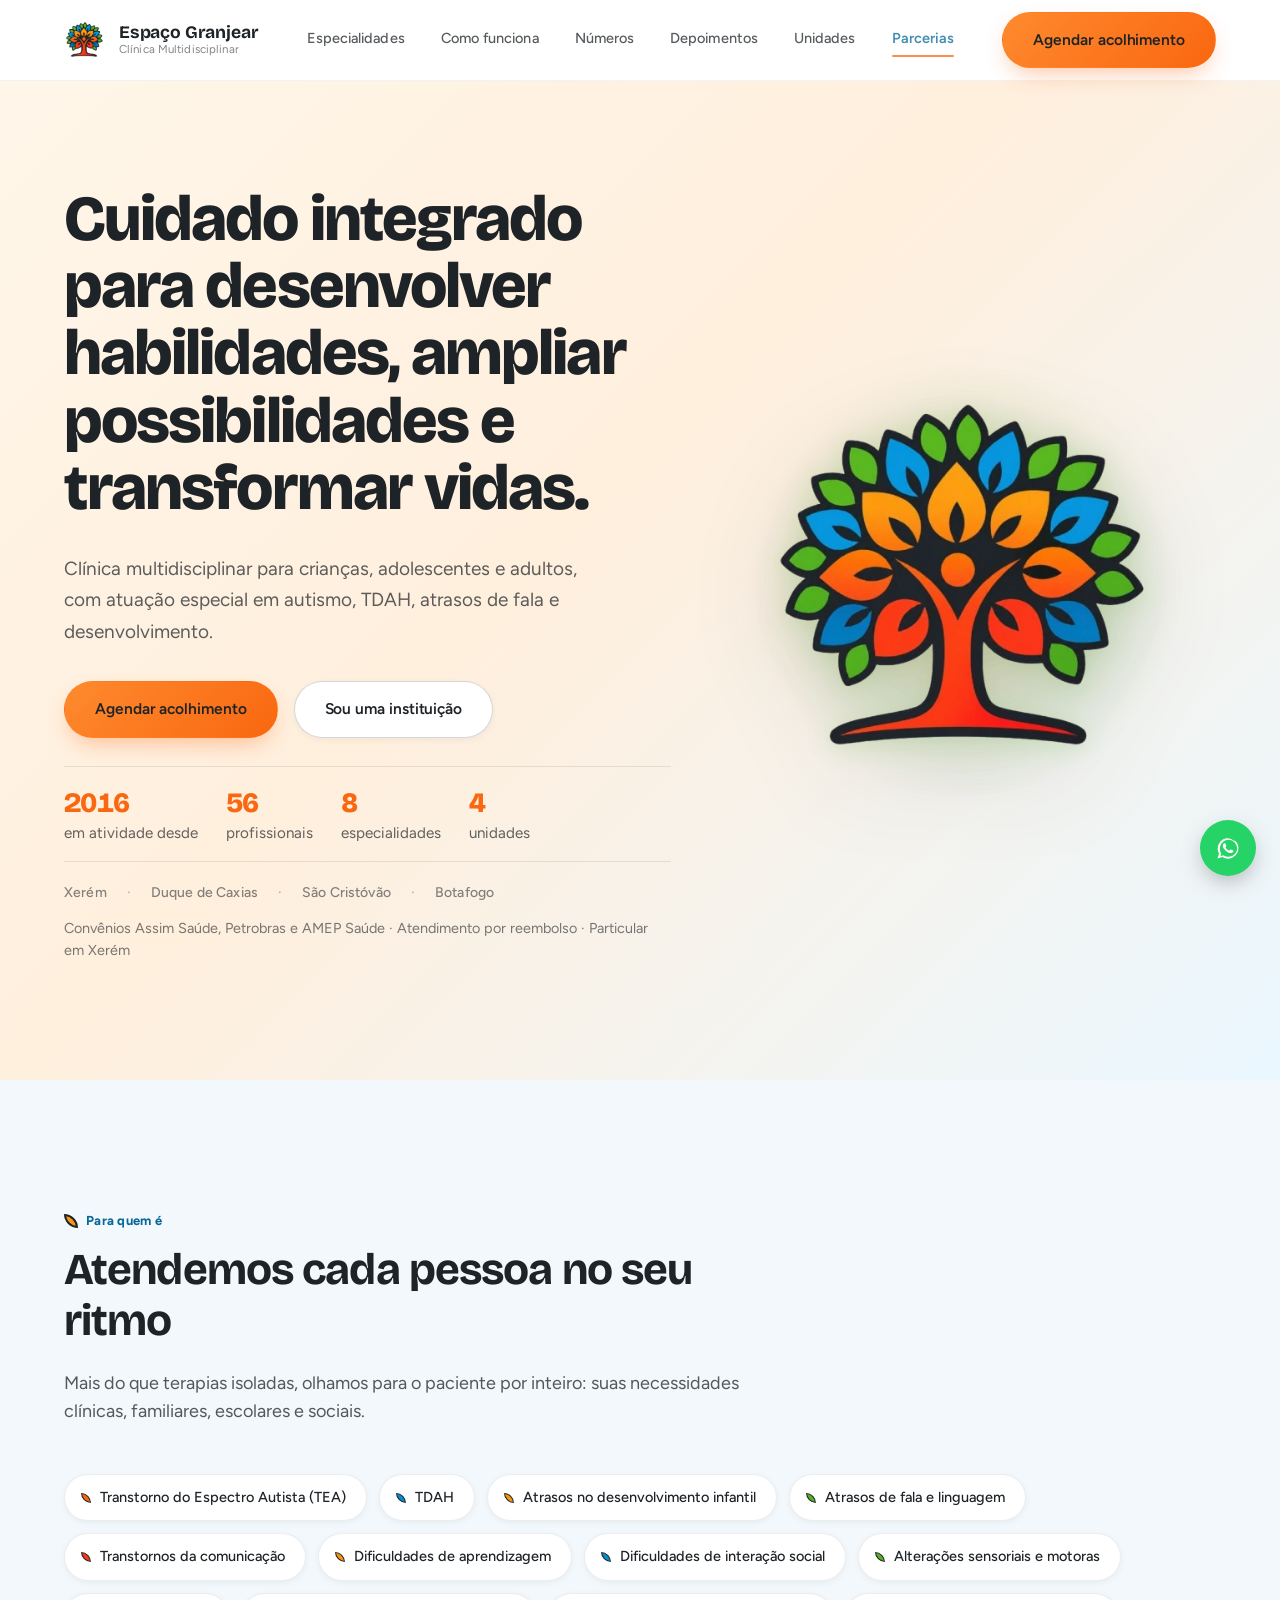
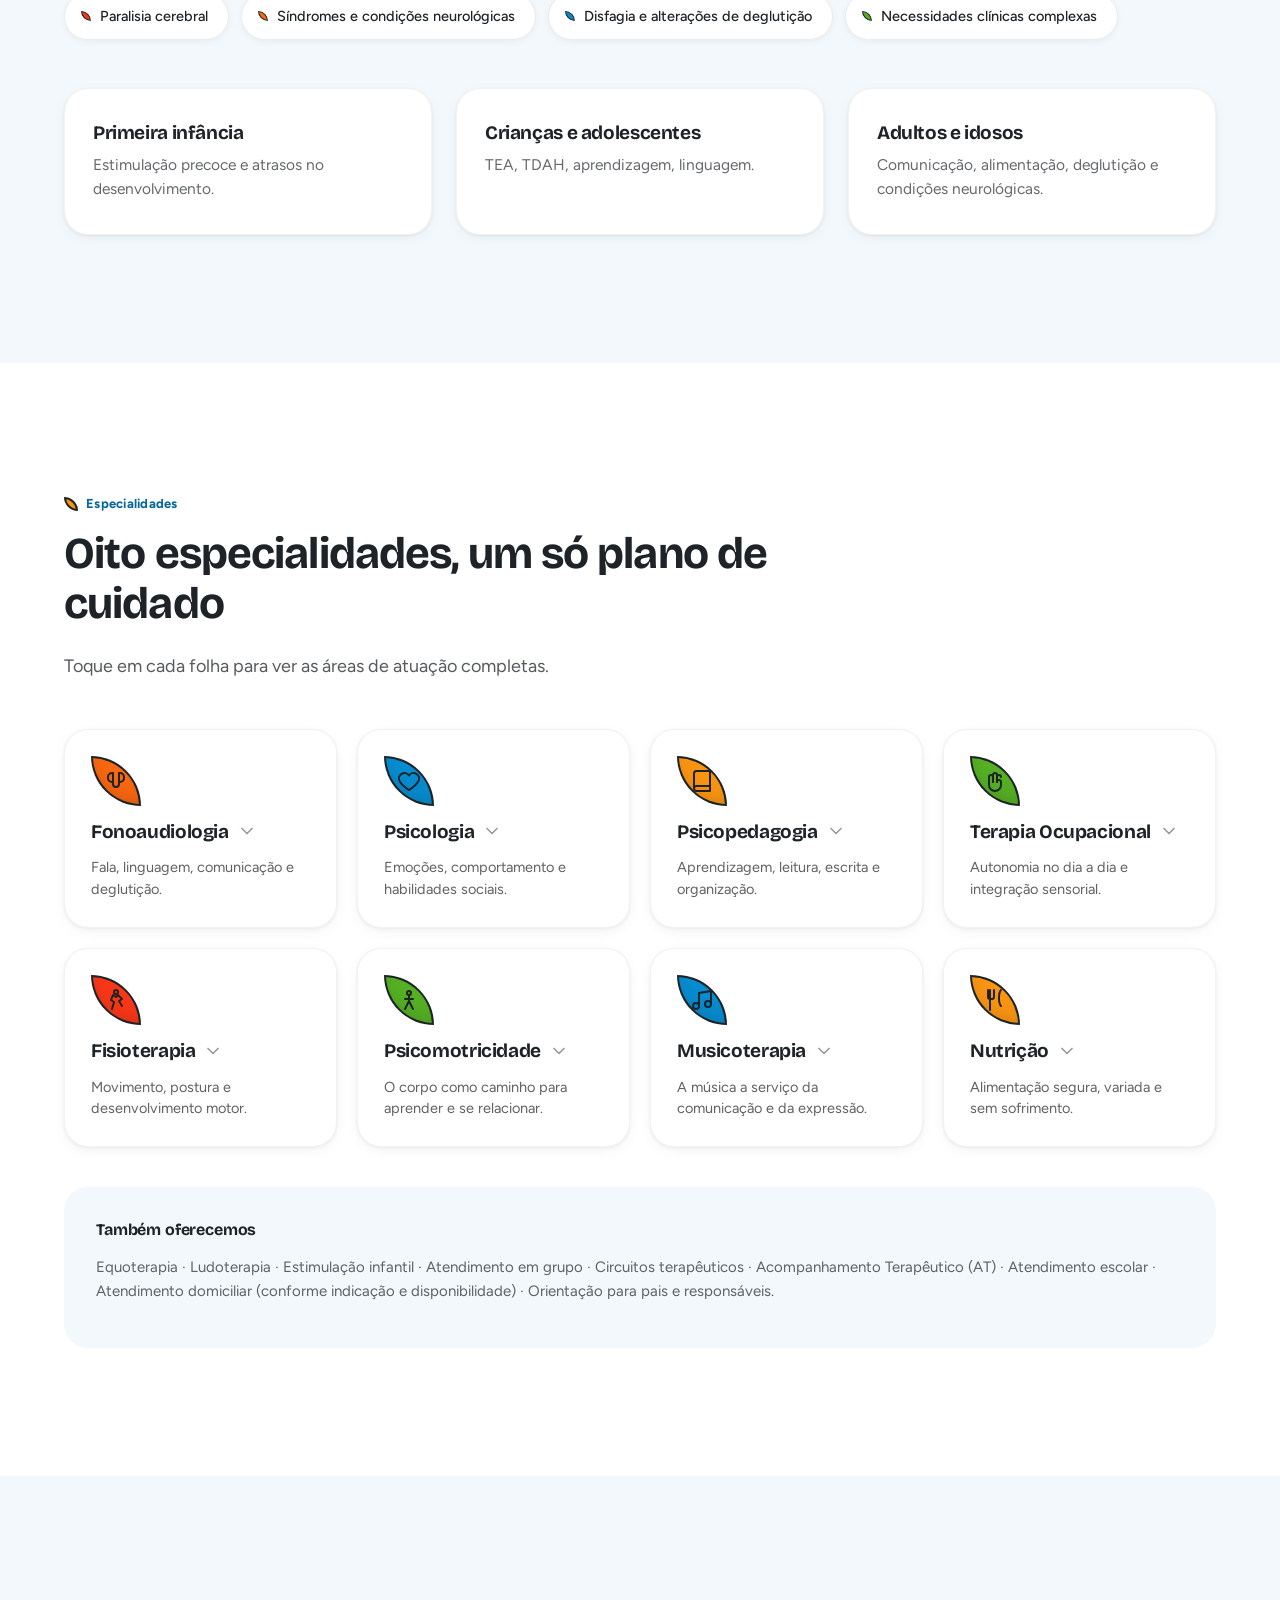
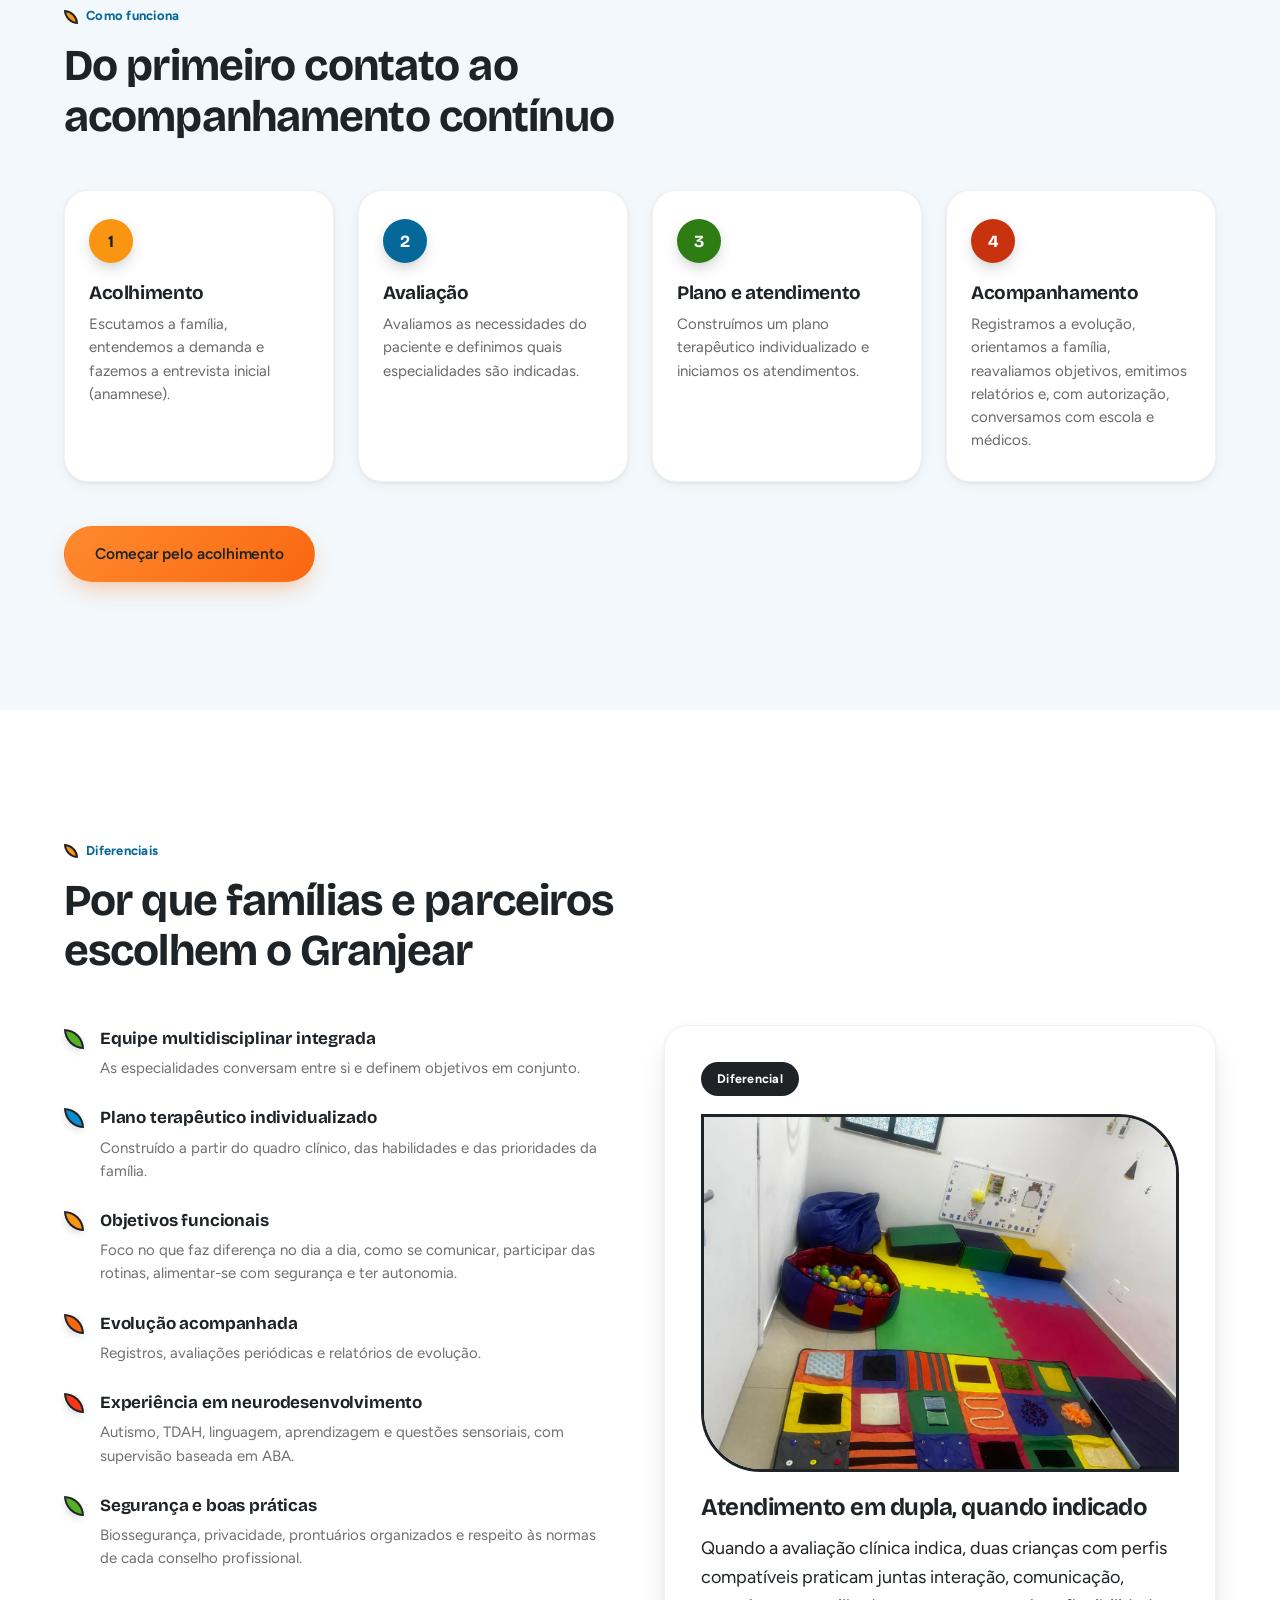
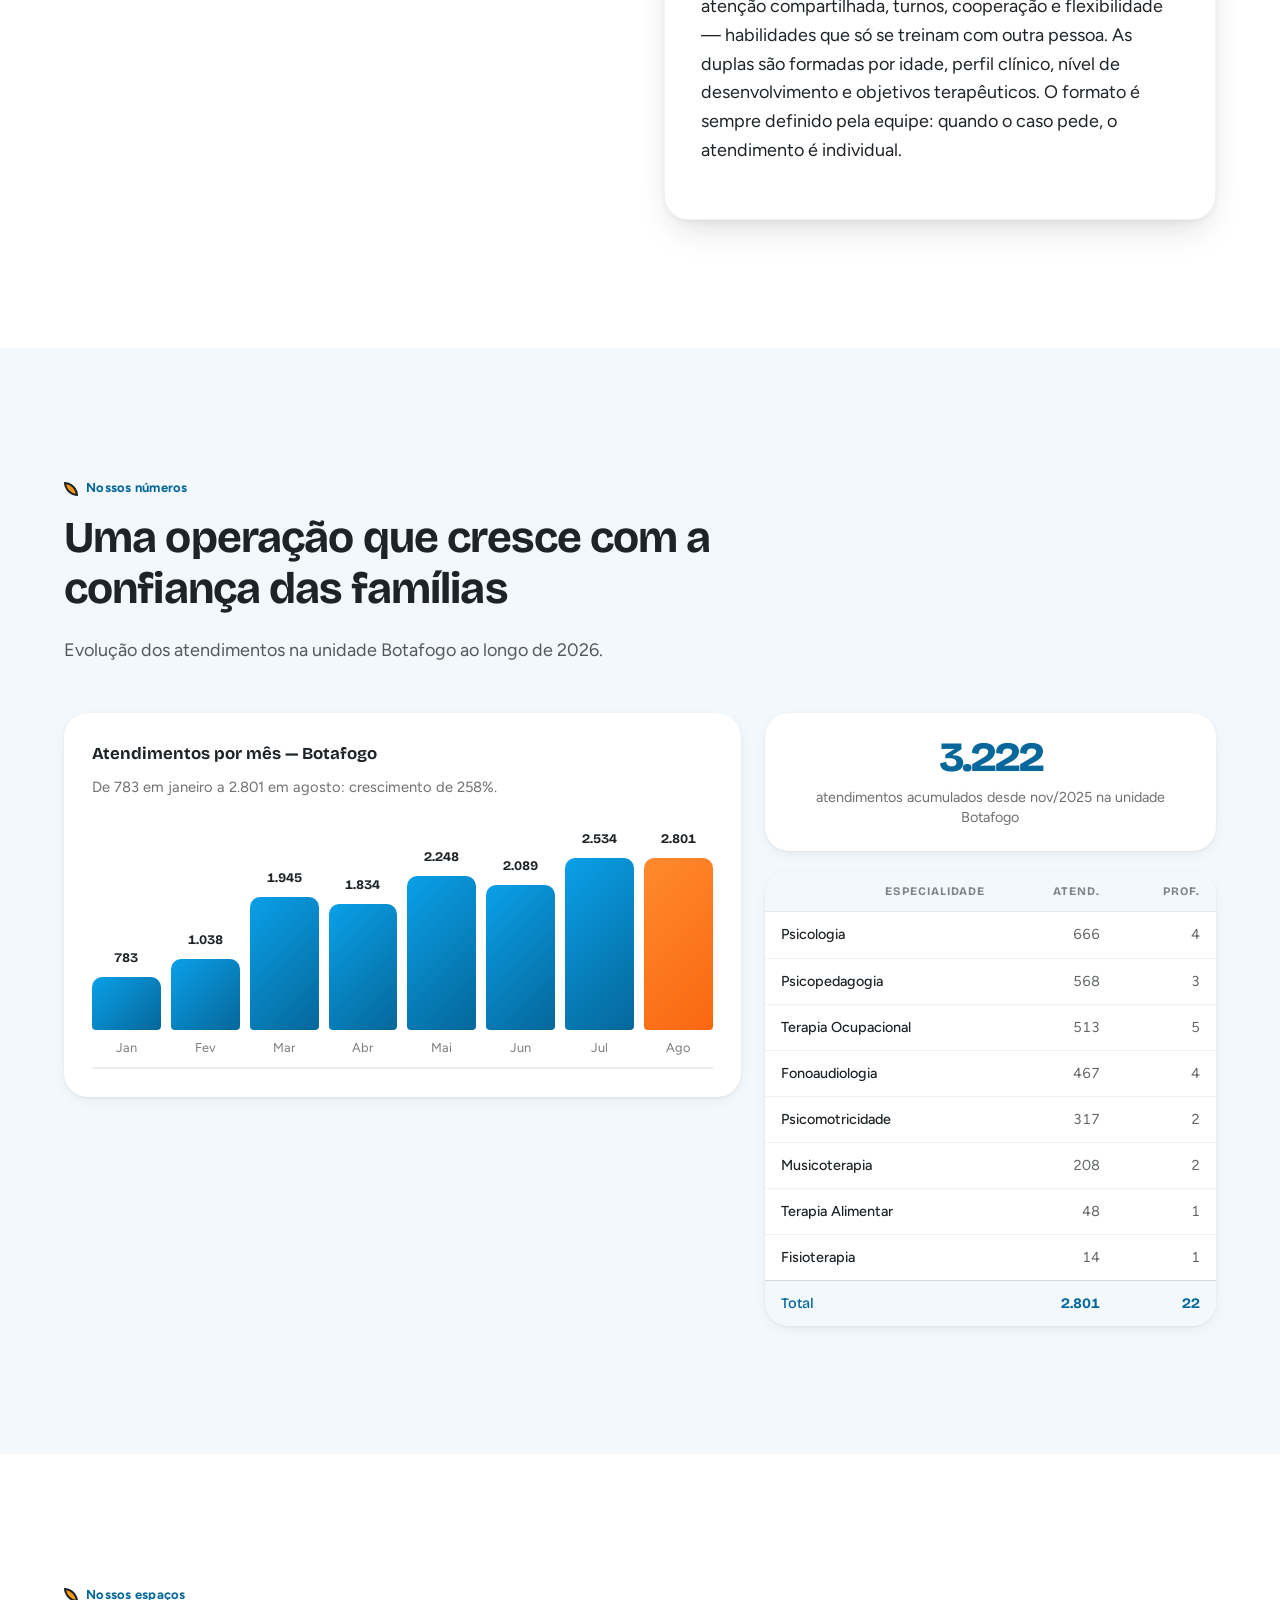
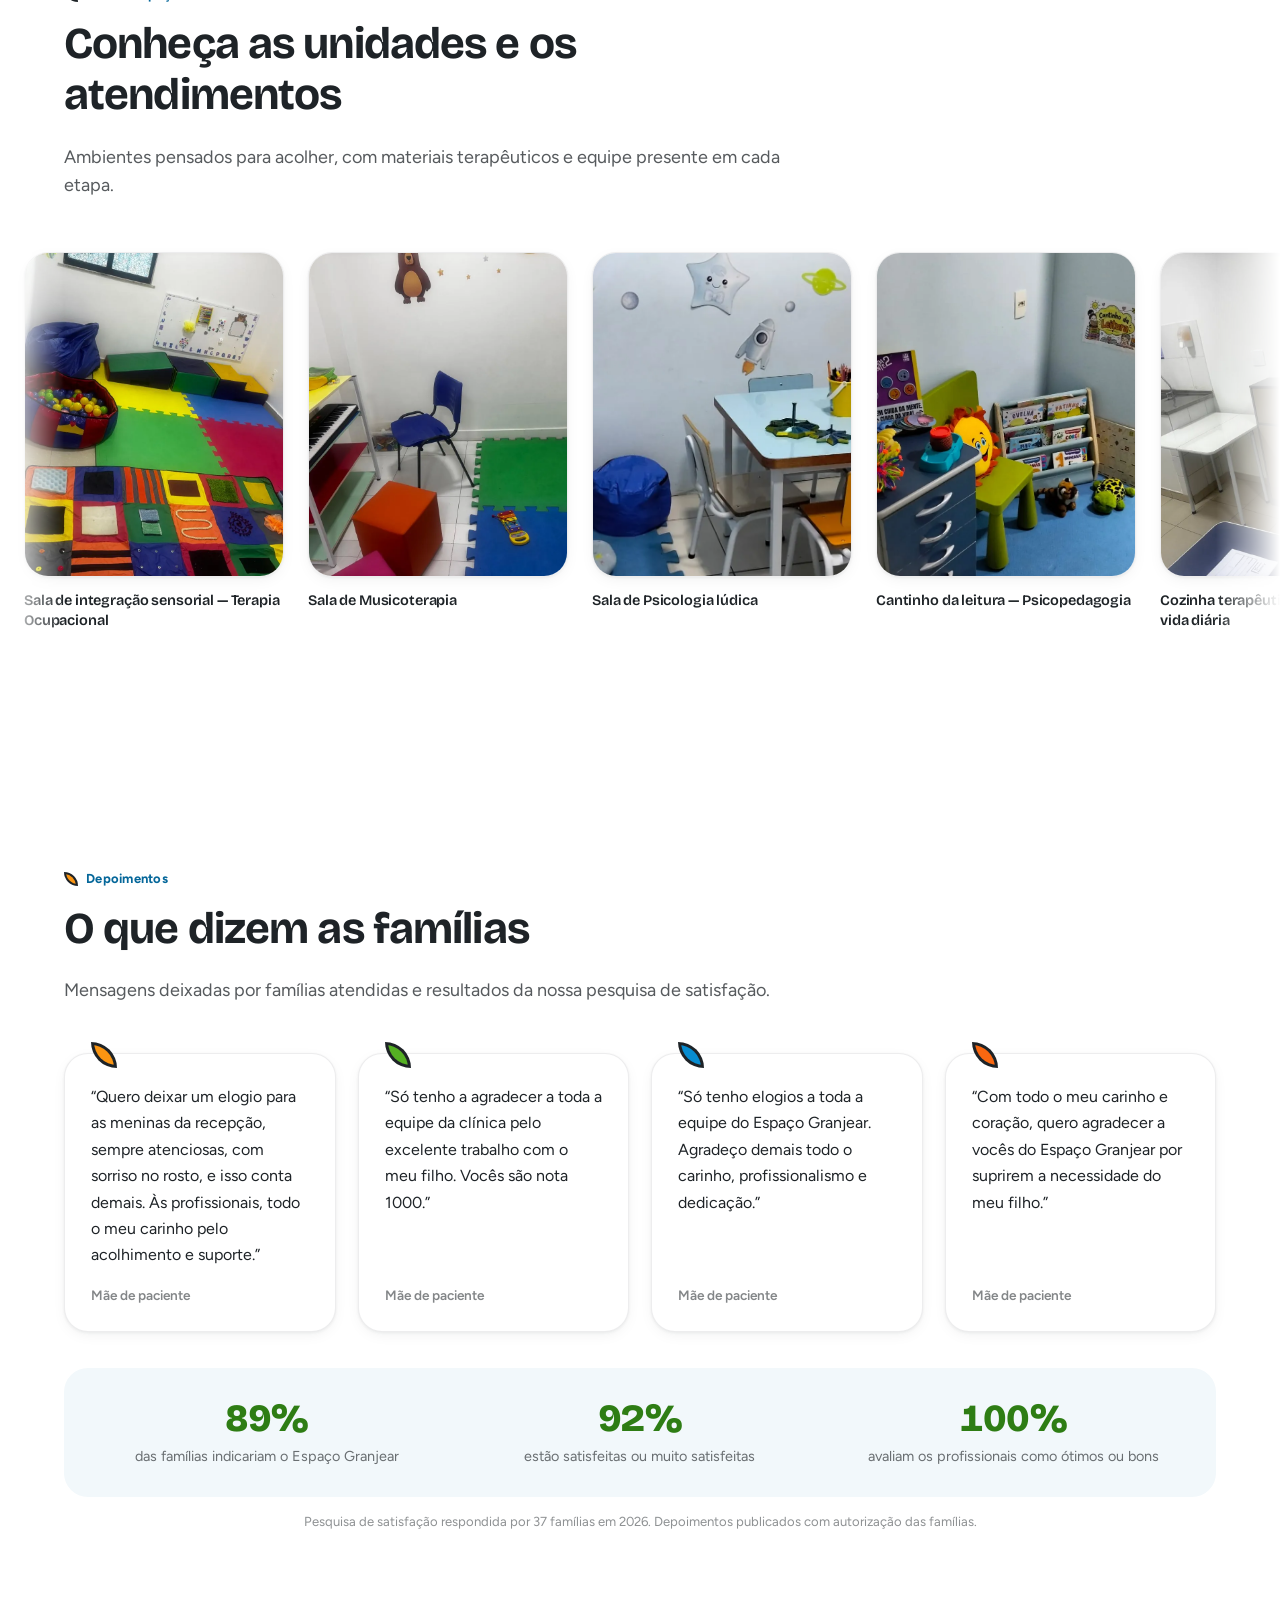
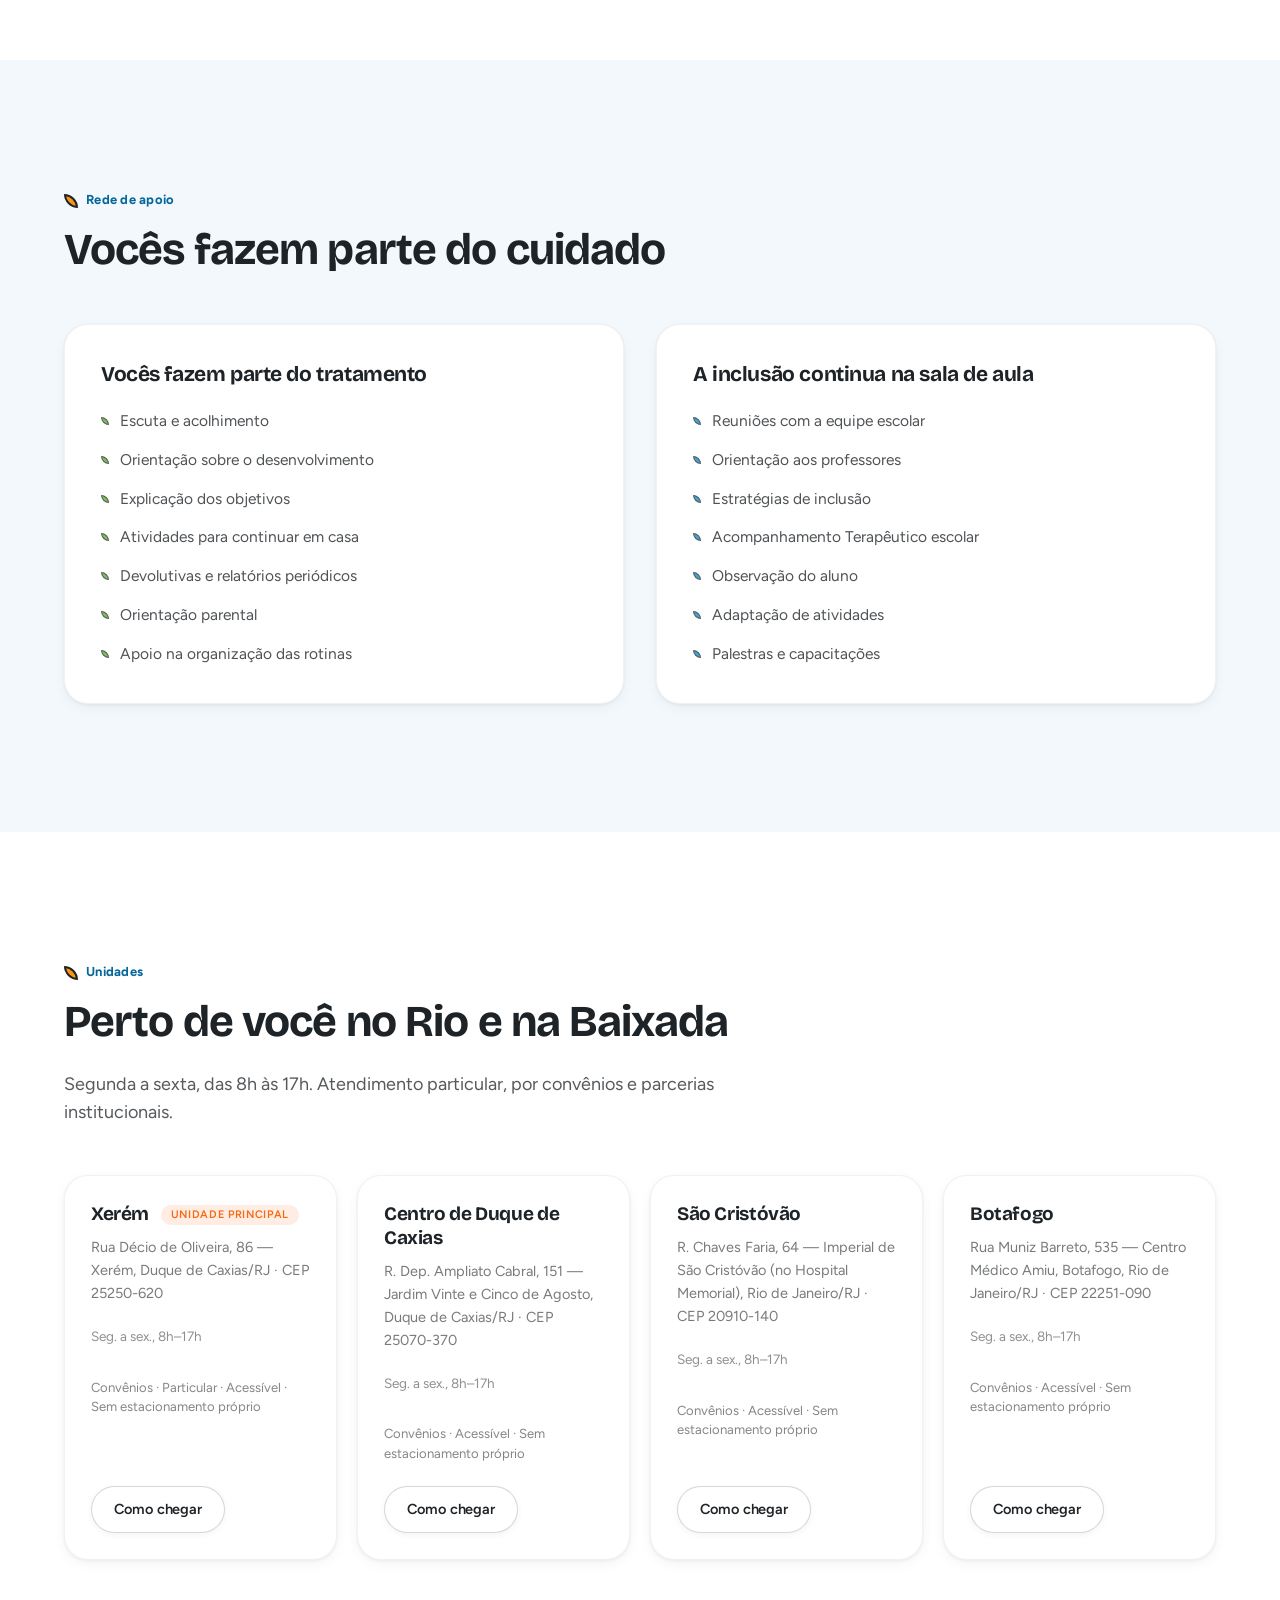
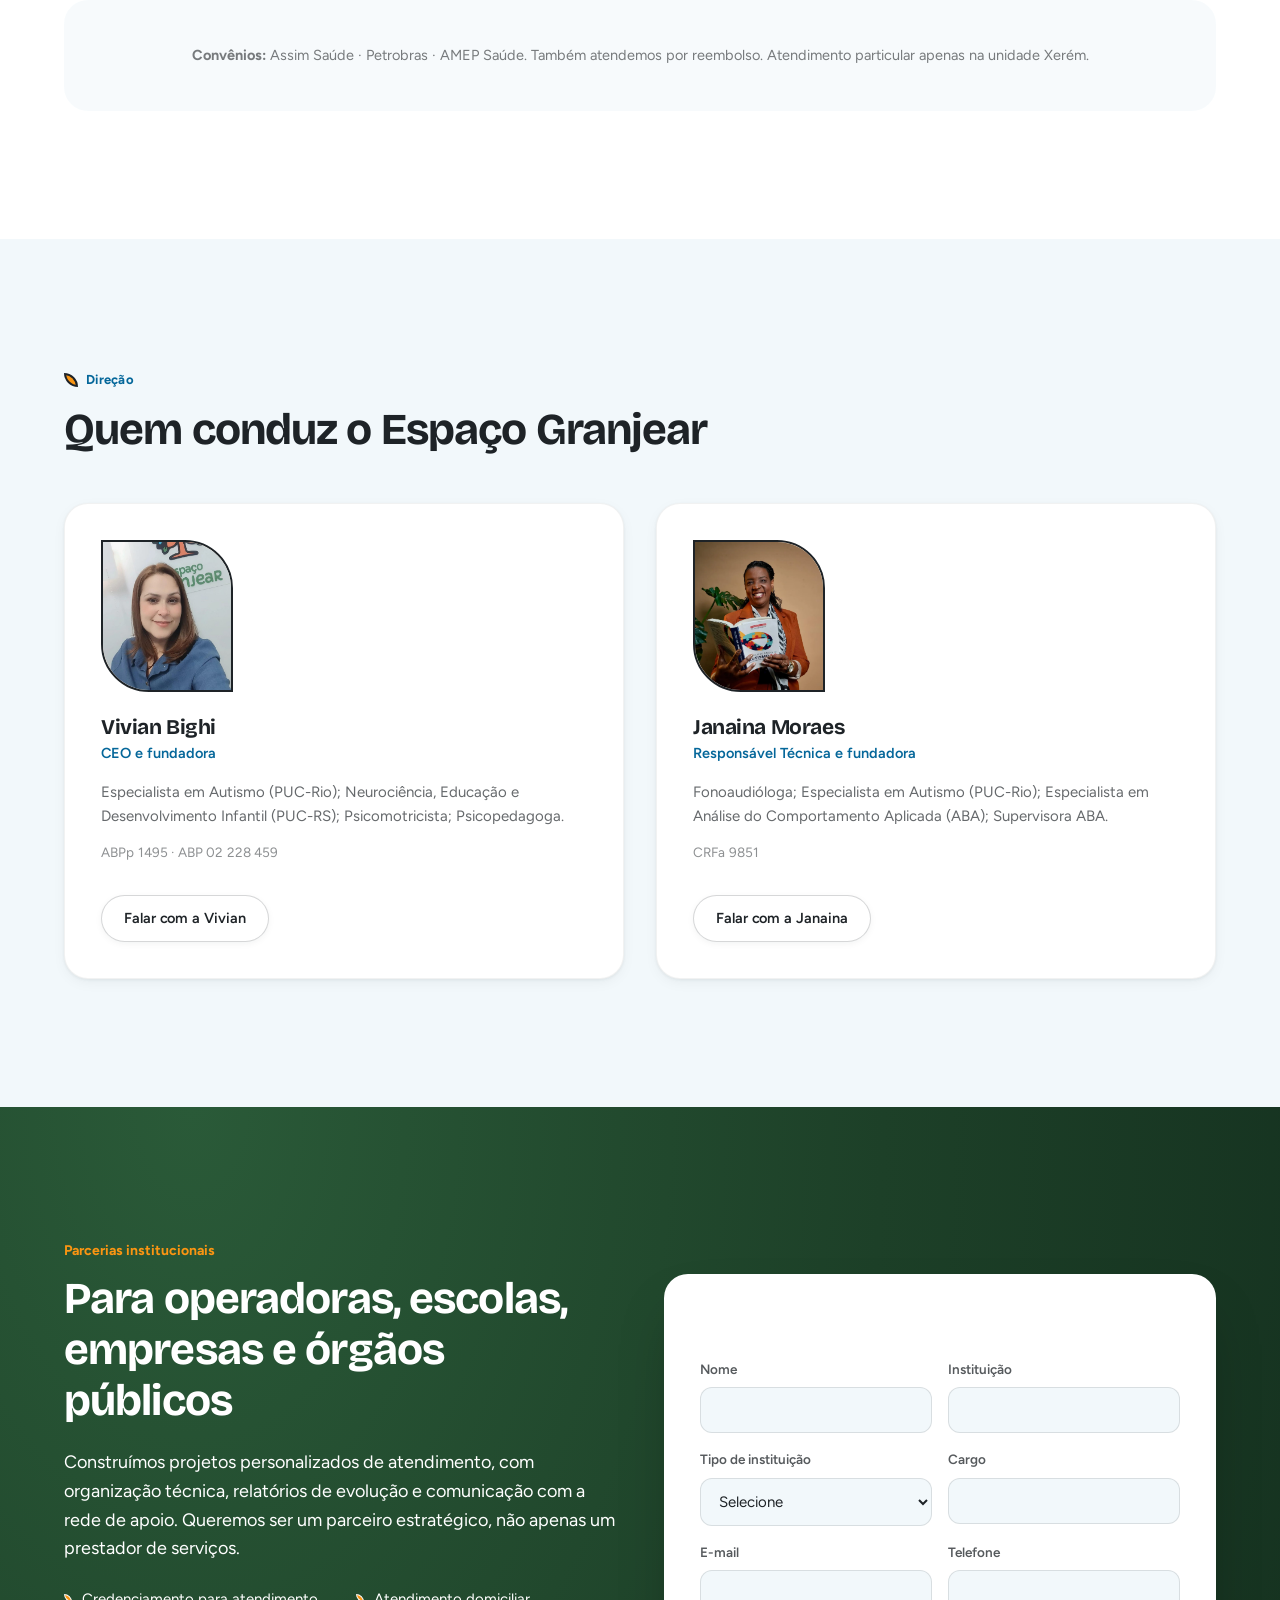
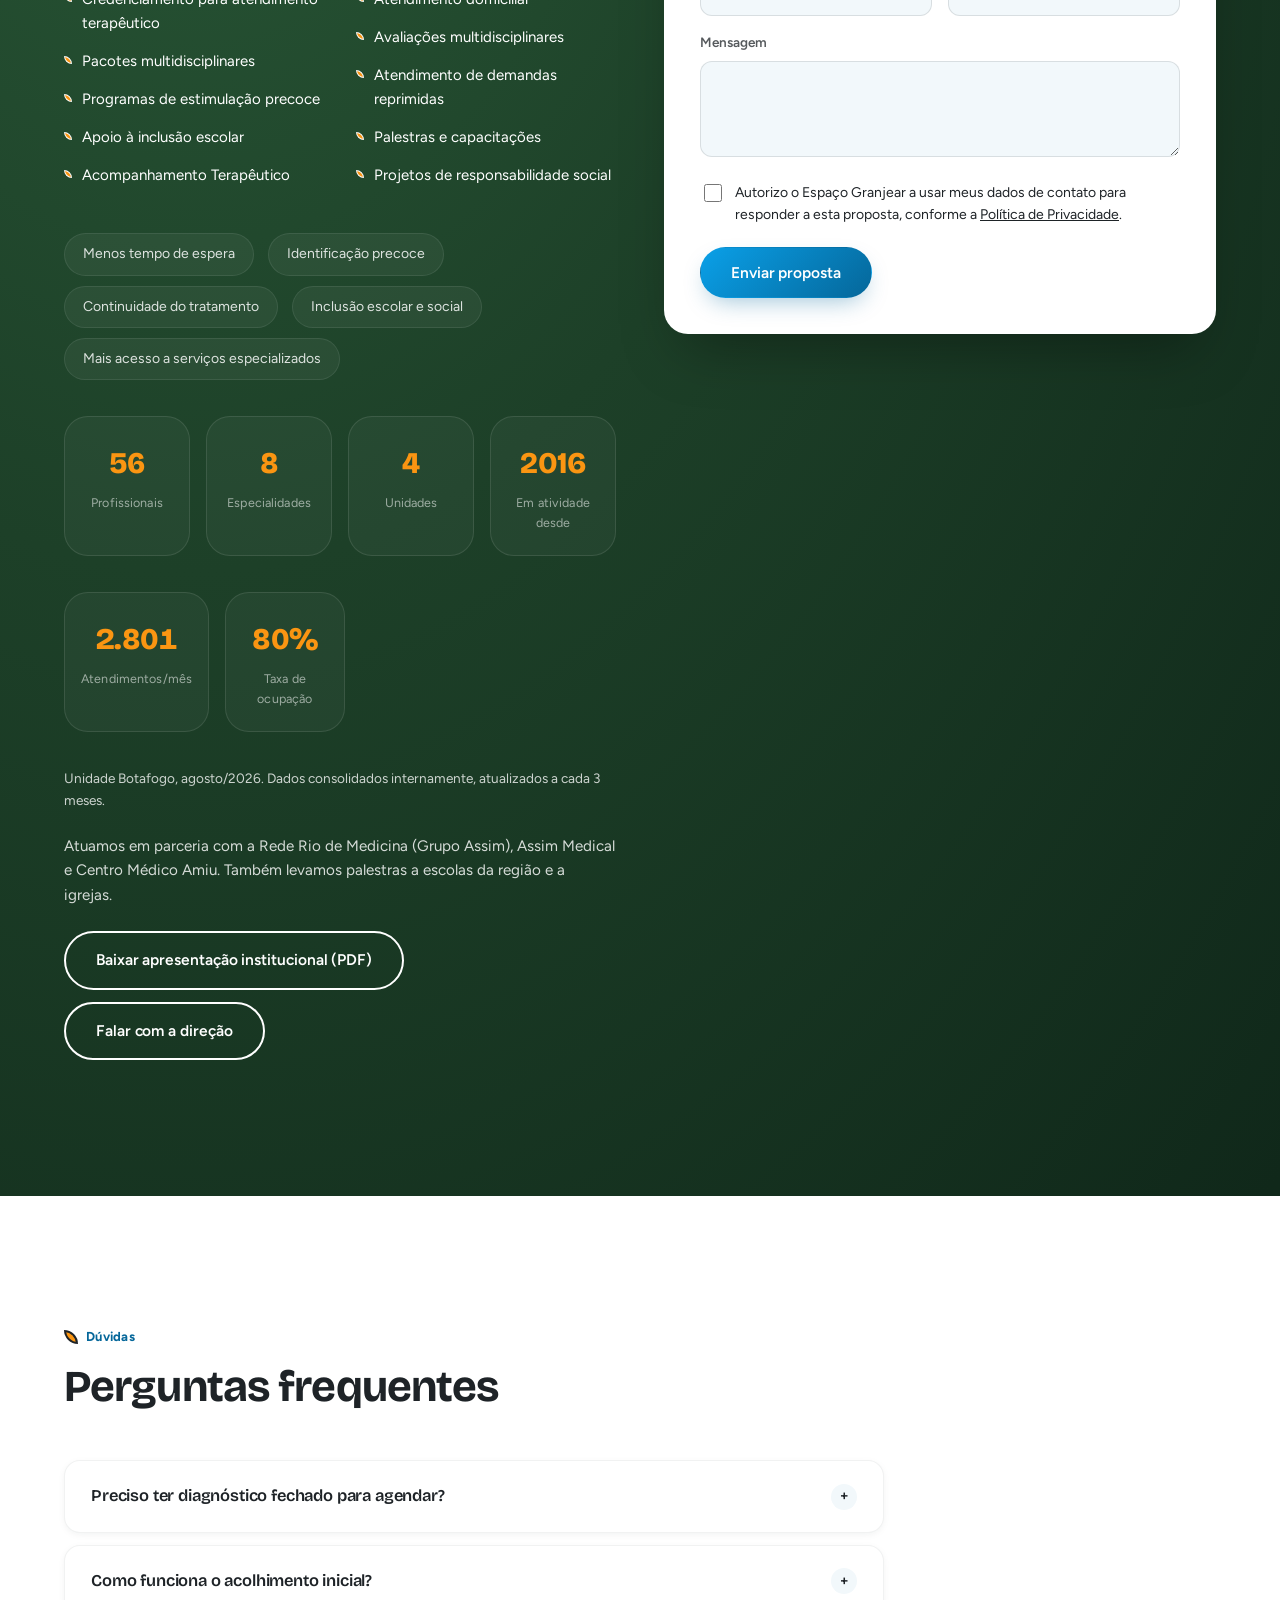
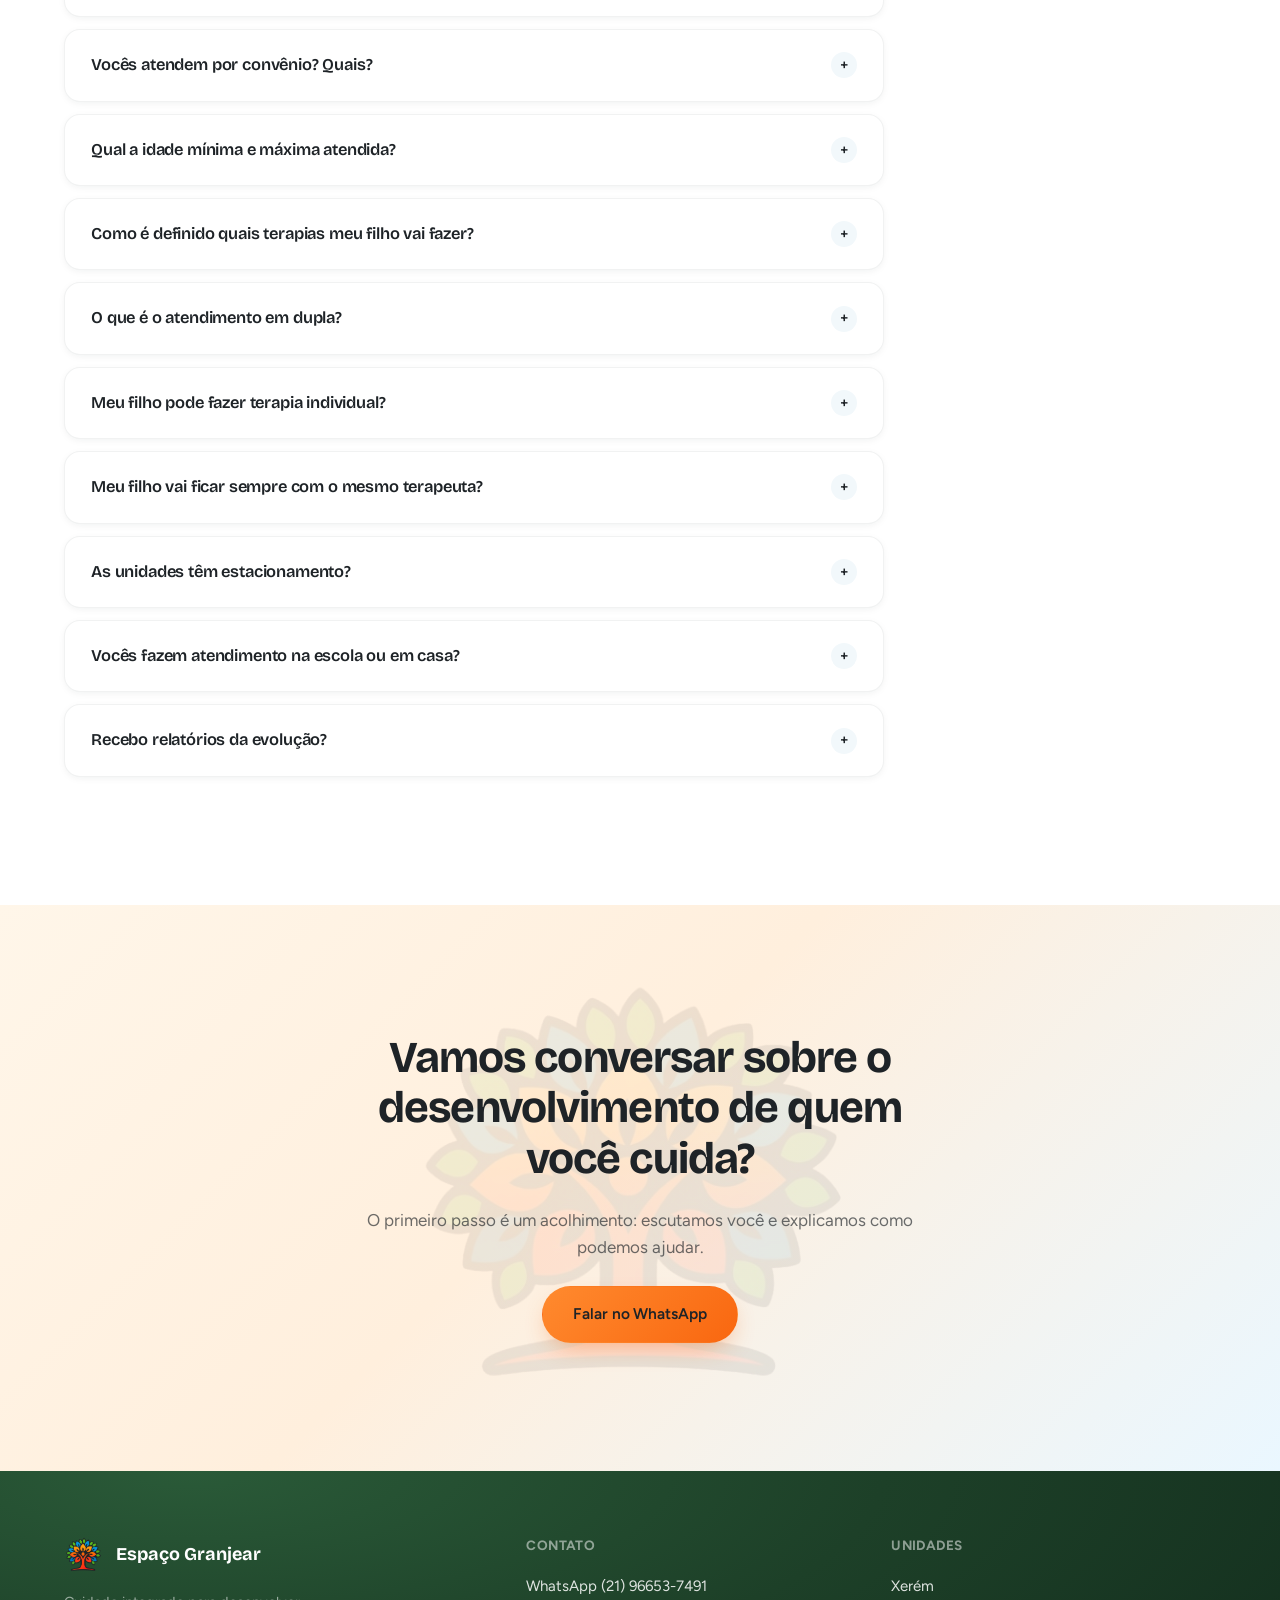
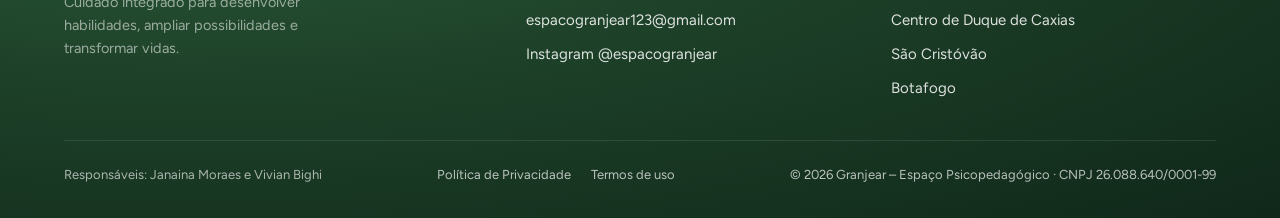
<file: index.html>
<!doctype html>
<html lang="pt-BR">
<head>
<meta charset="UTF-8">
<meta name="viewport" content="width=device-width, initial-scale=1.0">
<title>Espaço Granjear | Clínica multidisciplinar em Duque de Caxias e Rio — Autismo, TDAH e desenvolvimento infantil</title>
<meta name="description" content="Fonoaudiologia, Psicologia, Terapia Ocupacional, Psicopedagogia e mais em um cuidado integrado para crianças, adolescentes e adultos. Unidades em Xerém, Duque de Caxias, São Cristóvão e Botafogo. Convênios Assim Saúde, Petrobras e AMEP Saúde.">
<meta name="keywords" content="clínica autismo Duque de Caxias, terapia TEA Baixada Fluminense, fonoaudiologia infantil Xerém, clínica multidisciplinar Botafogo, terapia ocupacional integração sensorial RJ, ABA Rio de Janeiro, Espaço Granjear">

<meta property="og:type" content="website">
<meta property="og:title" content="Espaço Granjear | Clínica multidisciplinar em Duque de Caxias e Rio">
<meta property="og:description" content="Cuidado integrado para desenvolver habilidades, ampliar possibilidades e transformar vidas. Fonoaudiologia, Psicologia, Terapia Ocupacional, Psicopedagogia e mais.">
<meta property="og:image" content="https://www.espacogranjear.com.br/assets/img/logo-espaco-granjear.png">
<meta property="og:image:alt" content="Espaço Granjear — Clínica Multidisciplinar">
<meta name="twitter:card" content="summary_large_image">

<link rel="canonical" href="https://www.espacogranjear.com.br/">
<meta property="og:url" content="https://www.espacogranjear.com.br/">
<meta property="og:locale" content="pt_BR">
<meta property="og:site_name" content="Espaço Granjear">
<meta name="theme-color" content="#F96710">
<meta name="robots" content="index,follow">

<link rel="icon" href="assets/img/logo-espaco-granjear.png" type="image/png">
<link rel="apple-touch-icon" href="assets/img/logo-espaco-granjear.png">

<link rel="preconnect" href="https://fonts.googleapis.com">
<link rel="preconnect" href="https://fonts.gstatic.com" crossorigin>
<link href="https://fonts.googleapis.com/css2?family=Bricolage+Grotesque:wght@600;700;800&family=Figtree:wght@400;500;600&display=swap" rel="stylesheet">

<link rel="stylesheet" href="css/style.css">

<script type="application/ld+json">
{
  "@context": "https://schema.org",
  "@graph": [
    {
      "@type": "MedicalOrganization",
      "@id": "https://www.espacogranjear.com.br/#organizacao",
      "name": "Espaço Granjear",
      "alternateName": "Granjear",
      "legalName": "Granjear – Espaço Psicopedagógico",
      "taxID": "26.088.640/0001-99",
      "url": "https://www.espacogranjear.com.br/",
      "logo": "https://www.espacogranjear.com.br/assets/img/logo-espaco-granjear.png",
      "image": "https://www.espacogranjear.com.br/assets/img/logo-espaco-granjear.png",
      "foundingDate": "2016",
      "telephone": "+55-21-96653-7491",
      "email": "espacogranjear123@gmail.com",
      "sameAs": [
        "https://www.instagram.com/espacogranjear"
      ],
      "description": "Clínica multidisciplinar com foco em transtornos do neurodesenvolvimento: Fonoaudiologia, Psicologia, Terapia Ocupacional, Psicopedagogia, Fisioterapia, Psicomotricidade, Musicoterapia e Nutrição.",
      "medicalSpecialty": [
        "SpeechPathology",
        "Physiotherapy",
        "Pediatric"
      ],
      "department": [
        {
          "@id": "https://www.espacogranjear.com.br/#unidade-xerem"
        },
        {
          "@id": "https://www.espacogranjear.com.br/#unidade-caxias"
        },
        {
          "@id": "https://www.espacogranjear.com.br/#unidade-sao-cristovao"
        },
        {
          "@id": "https://www.espacogranjear.com.br/#unidade-botafogo"
        }
      ]
    },
    {
      "@type": "WebSite",
      "@id": "https://www.espacogranjear.com.br/#site",
      "url": "https://www.espacogranjear.com.br/",
      "name": "Espaço Granjear",
      "inLanguage": "pt-BR",
      "publisher": {
        "@id": "https://www.espacogranjear.com.br/#organizacao"
      }
    },
    {
      "@type": "MedicalClinic",
      "@id": "https://www.espacogranjear.com.br/#unidade-xerem",
      "name": "Espaço Granjear — Xerém (unidade principal)",
      "parentOrganization": {
        "@id": "https://www.espacogranjear.com.br/#organizacao"
      },
      "url": "https://www.espacogranjear.com.br/",
      "image": "https://www.espacogranjear.com.br/assets/img/logo-espaco-granjear.png",
      "telephone": "+55-21-96653-7491",
      "address": {
        "@type": "PostalAddress",
        "streetAddress": "Rua Décio de Oliveira, 86",
        "addressLocality": "Duque de Caxias",
        "addressRegion": "RJ",
        "postalCode": "25250-620",
        "addressCountry": "BR"
      },
      "areaServed": "Xerém",
      "openingHoursSpecification": {
        "@type": "OpeningHoursSpecification",
        "dayOfWeek": [
          "Monday",
          "Tuesday",
          "Wednesday",
          "Thursday",
          "Friday"
        ],
        "opens": "08:00",
        "closes": "17:00"
      },
      "paymentAccepted": "Particular, convênios, reembolso",
      "healthPlanNetworkId": [
        "Assim Saúde",
        "Petrobras",
        "AMEP Saúde"
      ]
    },
    {
      "@type": "MedicalClinic",
      "@id": "https://www.espacogranjear.com.br/#unidade-caxias",
      "name": "Espaço Granjear — Centro de Duque de Caxias",
      "parentOrganization": {
        "@id": "https://www.espacogranjear.com.br/#organizacao"
      },
      "url": "https://www.espacogranjear.com.br/",
      "image": "https://www.espacogranjear.com.br/assets/img/logo-espaco-granjear.png",
      "telephone": "+55-21-96653-7491",
      "address": {
        "@type": "PostalAddress",
        "streetAddress": "R. Dep. Ampliato Cabral, 151 — Jardim Vinte e Cinco de Agosto",
        "addressLocality": "Duque de Caxias",
        "addressRegion": "RJ",
        "postalCode": "25070-370",
        "addressCountry": "BR"
      },
      "areaServed": "Jardim Vinte e Cinco de Agosto",
      "openingHoursSpecification": {
        "@type": "OpeningHoursSpecification",
        "dayOfWeek": [
          "Monday",
          "Tuesday",
          "Wednesday",
          "Thursday",
          "Friday"
        ],
        "opens": "08:00",
        "closes": "17:00"
      },
      "paymentAccepted": "Convênios, reembolso",
      "healthPlanNetworkId": [
        "Assim Saúde",
        "Petrobras",
        "AMEP Saúde"
      ]
    },
    {
      "@type": "MedicalClinic",
      "@id": "https://www.espacogranjear.com.br/#unidade-sao-cristovao",
      "name": "Espaço Granjear — São Cristóvão",
      "parentOrganization": {
        "@id": "https://www.espacogranjear.com.br/#organizacao"
      },
      "url": "https://www.espacogranjear.com.br/",
      "image": "https://www.espacogranjear.com.br/assets/img/logo-espaco-granjear.png",
      "telephone": "+55-21-96653-7491",
      "address": {
        "@type": "PostalAddress",
        "streetAddress": "R. Chaves Faria, 64 — Imperial de São Cristóvão (Hospital Memorial)",
        "addressLocality": "Rio de Janeiro",
        "addressRegion": "RJ",
        "postalCode": "20910-140",
        "addressCountry": "BR"
      },
      "areaServed": "Imperial de São Cristóvão",
      "openingHoursSpecification": {
        "@type": "OpeningHoursSpecification",
        "dayOfWeek": [
          "Monday",
          "Tuesday",
          "Wednesday",
          "Thursday",
          "Friday"
        ],
        "opens": "08:00",
        "closes": "17:00"
      },
      "paymentAccepted": "Convênios, reembolso",
      "healthPlanNetworkId": [
        "Assim Saúde",
        "Petrobras",
        "AMEP Saúde"
      ]
    },
    {
      "@type": "MedicalClinic",
      "@id": "https://www.espacogranjear.com.br/#unidade-botafogo",
      "name": "Espaço Granjear — Botafogo",
      "parentOrganization": {
        "@id": "https://www.espacogranjear.com.br/#organizacao"
      },
      "url": "https://www.espacogranjear.com.br/",
      "image": "https://www.espacogranjear.com.br/assets/img/logo-espaco-granjear.png",
      "telephone": "+55-21-96653-7491",
      "address": {
        "@type": "PostalAddress",
        "streetAddress": "Rua Muniz Barreto, 535 — Centro Médico Amiu",
        "addressLocality": "Rio de Janeiro",
        "addressRegion": "RJ",
        "postalCode": "22251-090",
        "addressCountry": "BR"
      },
      "areaServed": "Botafogo",
      "openingHoursSpecification": {
        "@type": "OpeningHoursSpecification",
        "dayOfWeek": [
          "Monday",
          "Tuesday",
          "Wednesday",
          "Thursday",
          "Friday"
        ],
        "opens": "08:00",
        "closes": "17:00"
      },
      "paymentAccepted": "Convênios, reembolso",
      "healthPlanNetworkId": [
        "Assim Saúde",
        "Petrobras",
        "AMEP Saúde"
      ]
    }
  ]
}
</script>

<script type="application/ld+json">
{
  "@context": "https://schema.org",
  "@type": "FAQPage",
  "mainEntity": [
    { "@type": "Question", "name": "Preciso ter diagnóstico fechado para agendar?",
      "acceptedAnswer": { "@type": "Answer", "text": "Não. Você pode agendar mesmo com suspeita ou sem diagnóstico. No acolhimento inicial, ouvimos a família e orientamos os próximos passos." } },
    { "@type": "Question", "name": "Como funciona o acolhimento inicial?",
      "acceptedAnswer": { "@type": "Answer", "text": "É uma conversa com a família para entender a demanda e a história do paciente (anamnese), que orienta a avaliação e a indicação das especialidades." } },
    { "@type": "Question", "name": "Vocês atendem por convênio?",
      "acceptedAnswer": { "@type": "Answer", "text": "Sim: atendemos pelos convênios Assim Saúde, Petrobras e AMEP Saúde, além de reembolso e parcerias institucionais. Atendimento particular na unidade Xerém." } },
    { "@type": "Question", "name": "Qual a idade mínima e máxima atendida?",
      "acceptedAnswer": { "@type": "Answer", "text": "Atendemos desde a primeira infância até adultos e idosos, com abordagens específicas para cada fase de vida." } },
    { "@type": "Question", "name": "O que é o atendimento em dupla?",
      "acceptedAnswer": { "@type": "Answer", "text": "É quando duas crianças com perfis compatíveis são atendidas juntas para praticar interação, comunicação e cooperação. É indicado caso a caso; quando não é adequado, o atendimento é individual." } },
    { "@type": "Question", "name": "Meu filho pode fazer terapia individual?",
      "acceptedAnswer": { "@type": "Answer", "text": "Pode. O formato — individual ou em dupla — é definido pela avaliação clínica e pelos objetivos terapêuticos, nunca por falta de vaga." } },
    { "@type": "Question", "name": "Meu filho vai ficar sempre com o mesmo terapeuta?",
      "acceptedAnswer": { "@type": "Answer", "text": "A ideia é manter o mesmo profissional ao longo do tratamento. Quando uma troca é inevitável, avisamos a família com antecedência e fazemos a transição com repasse do plano terapêutico." } },
    { "@type": "Question", "name": "As unidades têm estacionamento?",
      "acceptedAnswer": { "@type": "Answer", "text": "Nenhuma unidade tem estacionamento próprio. Todas as quatro são acessíveis e funcionam de segunda a sexta, das 8h às 17h." } },
    { "@type": "Question", "name": "Vocês fazem atendimento na escola ou em casa?",
      "acceptedAnswer": { "@type": "Answer", "text": "Sim, oferecemos Acompanhamento Terapêutico escolar e atendimento domiciliar, conforme indicação clínica e disponibilidade." } },
    { "@type": "Question", "name": "Recebo relatórios da evolução?",
      "acceptedAnswer": { "@type": "Answer", "text": "Sim. Fazemos reavaliações periódicas, devolutivas para a família e relatórios de evolução, que podem ser compartilhados com escola e médicos mediante autorização." } }
  ]
}
</script>
</head>
<body>
<a href="#main" class="skip-link">Pular para o conteúdo</a>

<!-- ================= HEADER ================= -->
<header class="site-header">
  <div class="container">
    <a href="#main" class="brand">
      <img src="assets/img/logo-espaco-granjear.png" alt="Espaço Granjear">
      <span class="brand-name">
        <strong>Espaço Granjear</strong>
        <span>Clínica Multidisciplinar</span>
      </span>
    </a>
    <nav aria-label="Navegação principal">
      <ul class="nav-links">
        <li><a href="#especialidades">Especialidades</a></li>
        <li><a href="#como-funciona">Como funciona</a></li>
        <li><a href="#crescimento">Números</a></li>
        <li><a href="#depoimentos">Depoimentos</a></li>
        <li><a href="#unidades">Unidades</a></li>
        <li><a href="#parcerias">Parcerias</a></li>
      </ul>
    </nav>
    <div class="header-actions">
      <a class="btn btn-primary header-only" href="https://wa.me/5521966537491?text=Ol%C3%A1!%20Gostaria%20de%20agendar%20um%20acolhimento%20no%20Espa%C3%A7o%20Granjear." target="_blank" rel="noopener" data-event="whatsapp_header">Agendar acolhimento</a>
      <button class="hamburger" id="hamburgerBtn" aria-label="Abrir menu" aria-expanded="false" aria-controls="mobileNav">
        <span></span>
      </button>
    </div>
  </div>
</header>

<div class="mobile-nav" id="mobileNav">
  <ul>
    <li><a href="#especialidades">Especialidades</a></li>
    <li><a href="#como-funciona">Como funciona</a></li>
    <li><a href="#crescimento">Números</a></li>
    <li><a href="#depoimentos">Depoimentos</a></li>
    <li><a href="#unidades">Unidades</a></li>
    <li><a href="#parcerias">Parcerias</a></li>
    <li><a href="#faq">Perguntas frequentes</a></li>
  </ul>
  <a class="btn btn-primary" href="https://wa.me/5521966537491?text=Ol%C3%A1!%20Gostaria%20de%20agendar%20um%20acolhimento%20no%20Espa%C3%A7o%20Granjear." target="_blank" rel="noopener" data-event="whatsapp_header_mobile">Agendar acolhimento</a>
</div>

<main id="main">

  <!-- ================= 1. HERO ================= -->
  <section class="hero">
    <div class="container">
      <div class="hero-copy">
        <h1>Cuidado integrado para desenvolver habilidades, ampliar possibilidades e transformar vidas.</h1>
        <p class="lead">Clínica multidisciplinar para crianças, adolescentes e adultos, com atuação especial em autismo, TDAH, atrasos de fala e desenvolvimento.</p>
        <div class="hero-ctas">
          <a class="btn btn-primary" href="https://wa.me/5521966537491?text=Ol%C3%A1!%20Gostaria%20de%20agendar%20um%20acolhimento%20no%20Espa%C3%A7o%20Granjear." target="_blank" rel="noopener" data-event="whatsapp_hero">Agendar acolhimento</a>
          <a class="btn btn-tertiary" href="#parcerias">Sou uma instituição</a>
        </div>
        <ul class="hero-proof">
          <li><strong>2016</strong> em atividade desde</li>
          <li><strong>56</strong> profissionais</li>
          <li><strong>8</strong> especialidades</li>
          <li><strong>4</strong> unidades</li>
        </ul>
        <div class="hero-units">
          <span>Xerém</span><span>Duque de Caxias</span><span>São Cristóvão</span><span>Botafogo</span>
        </div>
        <p class="hero-convenios">Convênios Assim Saúde, Petrobras e AMEP Saúde · Atendimento por reembolso · Particular em Xerém</p>
      </div>
      <div class="hero-visual" aria-hidden="true">
        <img class="tree-crown tree-crown--photo" src="assets/img/logo-espaco-granjear.webp" alt="" width="503" height="496" loading="eager">
      </div>
    </div>
  </section>

  <!-- ================= 2. PARA QUEM ================= -->
  <section class="section section--mist" id="para-quem">
    <div class="container">
      <div class="section-head">
        <span class="kicker">Para quem é</span>
        <h2>Atendemos cada pessoa no seu ritmo</h2>
        <p>Mais do que terapias isoladas, olhamos para o paciente por inteiro: suas necessidades clínicas, familiares, escolares e sociais.</p>
      </div>

      <ul class="condition-chips">
        <li class="chip"><span class="dot" style="background:var(--leaf-orange)"></span>Transtorno do Espectro Autista (TEA)</li>
        <li class="chip"><span class="dot" style="background:var(--leaf-blue)"></span>TDAH</li>
        <li class="chip"><span class="dot" style="background:var(--leaf-sun)"></span>Atrasos no desenvolvimento infantil</li>
        <li class="chip"><span class="dot" style="background:var(--leaf-green)"></span>Atrasos de fala e linguagem</li>
        <li class="chip"><span class="dot" style="background:var(--trunk)"></span>Transtornos da comunicação</li>
        <li class="chip"><span class="dot" style="background:var(--leaf-sun)"></span>Dificuldades de aprendizagem</li>
        <li class="chip"><span class="dot" style="background:var(--leaf-blue)"></span>Dificuldades de interação social</li>
        <li class="chip"><span class="dot" style="background:var(--leaf-green)"></span>Alterações sensoriais e motoras</li>
        <li class="chip"><span class="dot" style="background:var(--trunk)"></span>Paralisia cerebral</li>
        <li class="chip"><span class="dot" style="background:var(--leaf-orange)"></span>Síndromes e condições neurológicas</li>
        <li class="chip"><span class="dot" style="background:var(--leaf-blue)"></span>Disfagia e alterações de deglutição</li>
        <li class="chip"><span class="dot" style="background:var(--leaf-green)"></span>Necessidades clínicas complexas</li>
      </ul>

      <div class="age-blocks">
        <div class="age-block">
          <h3>Primeira infância</h3>
          <p>Estimulação precoce e atrasos no desenvolvimento.</p>
        </div>
        <div class="age-block">
          <h3>Crianças e adolescentes</h3>
          <p>TEA, TDAH, aprendizagem, linguagem.</p>
        </div>
        <div class="age-block">
          <h3>Adultos e idosos</h3>
          <p>Comunicação, alimentação, deglutição e condições neurológicas.</p>
        </div>
      </div>
    </div>
  </section>

  <!-- ================= 3. ESPECIALIDADES ================= -->
  <section class="section" id="especialidades">
    <div class="container">
      <div class="section-head">
        <span class="kicker">Especialidades</span>
        <h2>Oito especialidades, um só plano de cuidado</h2>
        <p>Toque em cada folha para ver as áreas de atuação completas.</p>
      </div>

      <div class="spec-grid" id="specGrid">
        <!-- filled by JS -->
      </div>

      <div class="also-offer">
        <h4>Também oferecemos</h4>
        <p class="tags">Equoterapia · Ludoterapia · Estimulação infantil · Atendimento em grupo · Circuitos terapêuticos · Acompanhamento Terapêutico (AT) · Atendimento escolar · Atendimento domiciliar (conforme indicação e disponibilidade) · Orientação para pais e responsáveis.</p>
      </div>
    </div>
  </section>

  <!-- ================= 4. COMO FUNCIONA ================= -->
  <section class="section section--mist" id="como-funciona">
    <div class="container">
      <div class="section-head">
        <span class="kicker">Como funciona</span>
        <h2>Do primeiro contato ao acompanhamento contínuo</h2>
      </div>
      <div class="timeline">
        <div class="timeline-step">
          <div class="step-num">1</div>
          <h3>Acolhimento</h3>
          <p>Escutamos a família, entendemos a demanda e fazemos a entrevista inicial (anamnese).</p>
        </div>
        <div class="timeline-step">
          <div class="step-num">2</div>
          <h3>Avaliação</h3>
          <p>Avaliamos as necessidades do paciente e definimos quais especialidades são indicadas.</p>
        </div>
        <div class="timeline-step">
          <div class="step-num">3</div>
          <h3>Plano e atendimento</h3>
          <p>Construímos um plano terapêutico individualizado e iniciamos os atendimentos.</p>
        </div>
        <div class="timeline-step">
          <div class="step-num">4</div>
          <h3>Acompanhamento</h3>
          <p>Registramos a evolução, orientamos a família, reavaliamos objetivos, emitimos relatórios e, com autorização, conversamos com escola e médicos.</p>
        </div>
      </div>
      <div class="timeline-cta">
        <a class="btn btn-primary" href="https://wa.me/5521966537491?text=Ol%C3%A1!%20Gostaria%20de%20come%C3%A7ar%20pelo%20acolhimento%20no%20Espa%C3%A7o%20Granjear." target="_blank" rel="noopener" data-event="whatsapp_como_funciona">Começar pelo acolhimento</a>
      </div>
    </div>
  </section>

  <!-- ================= 5. DIFERENCIAIS ================= -->
  <section class="section" id="diferenciais">
    <div class="container">
      <div class="section-head">
        <span class="kicker">Diferenciais</span>
        <h2>Por que famílias e parceiros escolhem o Granjear</h2>
      </div>
      <div class="diff-layout">
        <ul class="diff-list">
          <li class="diff-item">
            <span class="dot"></span>
            <div><h4>Equipe multidisciplinar integrada</h4><p>As especialidades conversam entre si e definem objetivos em conjunto.</p></div>
          </li>
          <li class="diff-item">
            <span class="dot"></span>
            <div><h4>Plano terapêutico individualizado</h4><p>Construído a partir do quadro clínico, das habilidades e das prioridades da família.</p></div>
          </li>
          <li class="diff-item">
            <span class="dot"></span>
            <div><h4>Objetivos funcionais</h4><p>Foco no que faz diferença no dia a dia, como se comunicar, participar das rotinas, alimentar-se com segurança e ter autonomia.</p></div>
          </li>
          <li class="diff-item">
            <span class="dot"></span>
            <div><h4>Evolução acompanhada</h4><p>Registros, avaliações periódicas e relatórios de evolução.</p></div>
          </li>
          <li class="diff-item">
            <span class="dot"></span>
            <div><h4>Experiência em neurodesenvolvimento</h4><p>Autismo, TDAH, linguagem, aprendizagem e questões sensoriais, com supervisão baseada em ABA.</p></div>
          </li>
          <li class="diff-item">
            <span class="dot"></span>
            <div><h4>Segurança e boas práticas</h4><p>Biossegurança, privacidade, prontuários organizados e respeito às normas de cada conselho profissional.</p></div>
          </li>
        </ul>

        <div class="highlight-card">
          <span class="badge">Diferencial</span>
          <picture>
            <source srcset="assets/fotos/sala-integracao-sensorial.webp" type="image/webp">
            <img class="photo-leaf" src="assets/fotos/sala-integracao-sensorial.jpg" alt="Sala de integração sensorial com piscina de bolinhas, tapete de texturas e tatame colorido" loading="lazy" decoding="async">
          </picture>
          <h3>Atendimento em dupla, quando indicado</h3>
          <p class="text-measure">Quando a avaliação clínica indica, duas crianças com perfis compatíveis praticam juntas interação, comunicação, atenção compartilhada, turnos, cooperação e flexibilidade — habilidades que só se treinam com outra pessoa. As duplas são formadas por idade, perfil clínico, nível de desenvolvimento e objetivos terapêuticos. O formato é sempre definido pela equipe: quando o caso pede, o atendimento é individual.</p>
        </div>
      </div>
    </div>
  </section>

  <!-- ================= CRESCIMENTO / PROVA SOCIAL ================= -->
  <section class="section section--mist" id="crescimento">
    <div class="container">
      <div class="section-head">
        <span class="kicker">Nossos números</span>
        <h2>Uma operação que cresce com a confiança das famílias</h2>
        <p>Evolução dos atendimentos na unidade Botafogo ao longo de 2026.</p>
      </div>

      <div class="growth-layout">
        <div class="growth-chart-card">
          <div class="growth-chart-head">
            <strong>Atendimentos por mês — Botafogo</strong>
            <span>De 783 em janeiro a 2.801 em agosto: crescimento de 258%.</span>
          </div>
          <ul class="growth-chart" id="growthChart" role="img"
              aria-label="Gráfico de barras dos atendimentos mensais na unidade Botafogo em 2026: janeiro 783, fevereiro 1.038, março 1.945, abril 1.834, maio 2.248, junho 2.089, julho 2.534, agosto 2.801."></ul>
        </div>

        <div class="growth-side">
          <div class="growth-highlight">
            <strong data-count="3222">0</strong>
            <span>atendimentos acumulados desde nov/2025 na unidade Botafogo</span>
          </div>
          <table class="growth-table">
            <caption class="sr-only">Atendimentos e profissionais por especialidade em agosto de 2026</caption>
            <thead>
              <tr><th scope="col">Especialidade</th><th scope="col">Atend.</th><th scope="col">Prof.</th></tr>
            </thead>
            <tbody>
              <tr><th scope="row">Psicologia</th><td>666</td><td>4</td></tr>
              <tr><th scope="row">Psicopedagogia</th><td>568</td><td>3</td></tr>
              <tr><th scope="row">Terapia Ocupacional</th><td>513</td><td>5</td></tr>
              <tr><th scope="row">Fonoaudiologia</th><td>467</td><td>4</td></tr>
              <tr><th scope="row">Psicomotricidade</th><td>317</td><td>2</td></tr>
              <tr><th scope="row">Musicoterapia</th><td>208</td><td>2</td></tr>
              <tr><th scope="row">Terapia Alimentar</th><td>48</td><td>1</td></tr>
              <tr><th scope="row">Fisioterapia</th><td>14</td><td>1</td></tr>
            </tbody>
            <tfoot><tr><th scope="row">Total</th><td>2.801</td><td>22</td></tr></tfoot>
          </table>
        </div>
      </div>
    </div>
  </section>

  <!-- ================= GALERIA ================= -->
  <section class="section marquee-section" id="galeria">
    <div class="container">
      <div class="section-head">
        <span class="kicker">Nossos espaços</span>
        <h2>Conheça as unidades e os atendimentos</h2>
        <p>Ambientes pensados para acolher, com materiais terapêuticos e equipe presente em cada etapa.</p>
      </div>
    </div>

    <div class="marquee" id="galeriaMarquee" role="region" aria-label="Galeria de fotos das unidades e atendimentos">
      <div class="marquee-track" id="galeriaTrack">
        <figure class="marquee-slide">
          <picture>
            <source srcset="assets/fotos/sala-integracao-sensorial.webp" type="image/webp">
            <img class="marquee-photo" src="assets/fotos/sala-integracao-sensorial.jpg" alt="Sala de integração sensorial — Terapia Ocupacional" loading="lazy" decoding="async">
          </picture>
          <figcaption>Sala de integração sensorial — Terapia Ocupacional</figcaption>
        </figure>
        <figure class="marquee-slide">
          <picture>
            <source srcset="assets/fotos/sala-musicoterapia.webp" type="image/webp">
            <img class="marquee-photo" src="assets/fotos/sala-musicoterapia.jpg" alt="Sala de Musicoterapia" loading="lazy" decoding="async">
          </picture>
          <figcaption>Sala de Musicoterapia</figcaption>
        </figure>
        <figure class="marquee-slide">
          <picture>
            <source srcset="assets/fotos/sala-psicologia-ludica.webp" type="image/webp">
            <img class="marquee-photo" src="assets/fotos/sala-psicologia-ludica.jpg" alt="Sala de Psicologia lúdica" loading="lazy" decoding="async">
          </picture>
          <figcaption>Sala de Psicologia lúdica</figcaption>
        </figure>
        <figure class="marquee-slide">
          <picture>
            <source srcset="assets/fotos/cantinho-da-leitura.webp" type="image/webp">
            <img class="marquee-photo" src="assets/fotos/cantinho-da-leitura.jpg" alt="Cantinho da leitura — Psicopedagogia" loading="lazy" decoding="async">
          </picture>
          <figcaption>Cantinho da leitura — Psicopedagogia</figcaption>
        </figure>
        <figure class="marquee-slide">
          <picture>
            <source srcset="assets/fotos/sala-avd-cozinha-terapeutica.webp" type="image/webp">
            <img class="marquee-photo" src="assets/fotos/sala-avd-cozinha-terapeutica.jpg" alt="Cozinha terapêutica — atividades de vida diária" loading="lazy" decoding="async">
          </picture>
          <figcaption>Cozinha terapêutica — atividades de vida diária</figcaption>
        </figure>
        <figure class="marquee-slide">
          <picture>
            <source srcset="assets/fotos/atendimento-crianca-de-costas.webp" type="image/webp">
            <img class="marquee-photo" src="assets/fotos/atendimento-crianca-de-costas.jpg" alt="Atendimento individual em mesa de trabalho" loading="lazy" decoding="async">
          </picture>
          <figcaption>Atendimento individual em mesa de trabalho</figcaption>
        </figure>
      </div>
    </div>
  </section>

  <!-- ================= 5b. DEPOIMENTOS ================= -->
  <section class="section" id="depoimentos">
    <div class="container">
      <div class="section-head">
        <span class="kicker">Depoimentos</span>
        <h2>O que dizem as famílias</h2>
        <p>Mensagens deixadas por famílias atendidas e resultados da nossa pesquisa de satisfação.</p>
      </div>

      <ul class="testimonial-grid">
        <li class="testimonial-card">
          <blockquote>Quero deixar um elogio para as meninas da recepção, sempre atenciosas, com sorriso no rosto, e isso conta demais. Às profissionais, todo o meu carinho pelo acolhimento e suporte.</blockquote>
          <cite>Mãe de paciente</cite>
        </li>
        <li class="testimonial-card">
          <blockquote>Só tenho a agradecer a toda a equipe da clínica pelo excelente trabalho com o meu filho. Vocês são nota 1000.</blockquote>
          <cite>Mãe de paciente</cite>
        </li>
        <li class="testimonial-card">
          <blockquote>Só tenho elogios a toda a equipe do Espaço Granjear. Agradeço demais todo o carinho, profissionalismo e dedicação.</blockquote>
          <cite>Mãe de paciente</cite>
        </li>
        <li class="testimonial-card">
          <blockquote>Com todo o meu carinho e coração, quero agradecer a vocês do Espaço Granjear por suprirem a necessidade do meu filho.</blockquote>
          <cite>Mãe de paciente</cite>
        </li>
      </ul>

      <div class="survey-strip">
        <div class="survey-item"><strong data-count="89" data-suffix="%">0</strong><span>das famílias indicariam o Espaço Granjear</span></div>
        <div class="survey-item"><strong data-count="92" data-suffix="%">0</strong><span>estão satisfeitas ou muito satisfeitas</span></div>
        <div class="survey-item"><strong data-count="100" data-suffix="%">0</strong><span>avaliam os profissionais como ótimos ou bons</span></div>
      </div>
      <p class="survey-note">Pesquisa de satisfação respondida por 37 famílias em 2026. Depoimentos publicados com autorização das famílias.</p>
    </div>
  </section>

  <!-- ================= 6. FAMÍLIA E ESCOLA ================= -->
  <section class="section section--mist" id="familia-escola">
    <div class="container">
      <div class="section-head">
        <span class="kicker">Rede de apoio</span>
        <h2>Vocês fazem parte do cuidado</h2>
      </div>
      <div class="two-col">
        <div class="fe-card familia">
          <h3>Vocês fazem parte do tratamento</h3>
          <ul>
            <li>Escuta e acolhimento</li>
            <li>Orientação sobre o desenvolvimento</li>
            <li>Explicação dos objetivos</li>
            <li>Atividades para continuar em casa</li>
            <li>Devolutivas e relatórios periódicos</li>
            <li>Orientação parental</li>
            <li>Apoio na organização das rotinas</li>
          </ul>
        </div>
        <div class="fe-card escola">
          <h3>A inclusão continua na sala de aula</h3>
          <ul>
            <li>Reuniões com a equipe escolar</li>
            <li>Orientação aos professores</li>
            <li>Estratégias de inclusão</li>
            <li>Acompanhamento Terapêutico escolar</li>
            <li>Observação do aluno</li>
            <li>Adaptação de atividades</li>
            <li>Palestras e capacitações</li>
          </ul>
        </div>
      </div>
    </div>
  </section>

  <!-- ================= 7. UNIDADES ================= -->
  <section class="section" id="unidades">
    <div class="container">
      <div class="section-head">
        <span class="kicker">Unidades</span>
        <h2>Perto de você no Rio e na Baixada</h2>
        <p>Segunda a sexta, das 8h às 17h. Atendimento particular, por convênios e parcerias institucionais.</p>
      </div>
      <div class="unidades-grid">
        <div class="unidade-card">
          <h3>Xerém <span class="unit-tag">Unidade principal</span></h3>
          <p class="addr">Rua Décio de Oliveira, 86 — Xerém, Duque de Caxias/RJ · CEP 25250-620</p>
          <p class="hours">Seg. a sex., 8h–17h</p>
          <p class="unit-badges">Convênios · Particular · Acessível · Sem estacionamento próprio</p>
          <a class="btn btn-tertiary btn--sm" href="https://www.google.com/maps/search/?api=1&query=Rua+D%C3%A9cio+de+Oliveira%2C+86+-+Xer%C3%A9m%2C+Duque+de+Caxias+-+RJ%2C+25250-620" target="_blank" rel="noopener" data-event="como_chegar_xerem">Como chegar</a>
        </div>
        <div class="unidade-card">
          <h3>Centro de Duque de Caxias</h3>
          <p class="addr">R. Dep. Ampliato Cabral, 151 — Jardim Vinte e Cinco de Agosto, Duque de Caxias/RJ · CEP 25070-370</p>
          <p class="hours">Seg. a sex., 8h–17h</p>
          <p class="unit-badges">Convênios · Acessível · Sem estacionamento próprio</p>
          <a class="btn btn-tertiary btn--sm" href="https://www.google.com/maps/search/?api=1&query=R.+Dep.+Ampliato+Cabral%2C+151+-+Duque+de+Caxias+-+RJ%2C+25070-370" target="_blank" rel="noopener" data-event="como_chegar_caxias">Como chegar</a>
        </div>
        <div class="unidade-card">
          <h3>São Cristóvão</h3>
          <p class="addr">R. Chaves Faria, 64 — Imperial de São Cristóvão (no Hospital Memorial), Rio de Janeiro/RJ · CEP 20910-140</p>
          <p class="hours">Seg. a sex., 8h–17h</p>
          <p class="unit-badges">Convênios · Acessível · Sem estacionamento próprio</p>
          <a class="btn btn-tertiary btn--sm" href="https://www.google.com/maps/search/?api=1&query=R.+Chaves+Faria%2C+64+-+S%C3%A3o+Crist%C3%B3v%C3%A3o%2C+Rio+de+Janeiro+-+RJ%2C+20910-140" target="_blank" rel="noopener" data-event="como_chegar_saocristovao">Como chegar</a>
        </div>
        <div class="unidade-card">
          <h3>Botafogo</h3>
          <p class="addr">Rua Muniz Barreto, 535 — Centro Médico Amiu, Botafogo, Rio de Janeiro/RJ · CEP 22251-090</p>
          <p class="hours">Seg. a sex., 8h–17h</p>
          <p class="unit-badges">Convênios · Acessível · Sem estacionamento próprio</p>
          <a class="btn btn-tertiary btn--sm" href="https://www.google.com/maps/search/?api=1&query=Rua+Muniz+Barreto%2C+535+-+Botafogo%2C+Rio+de+Janeiro+-+RJ%2C+22251-090" target="_blank" rel="noopener" data-event="como_chegar_botafogo">Como chegar</a>
        </div>
      </div>
      <div class="map-note"><strong>Convênios:</strong> Assim Saúde · Petrobras · AMEP Saúde. Também atendemos por reembolso. Atendimento particular apenas na unidade Xerém.</div>
    </div>
  </section>

  <!-- ================= 8. DIREÇÃO ================= -->
  <section class="section section--mist" id="direcao">
    <div class="container">
      <div class="section-head">
        <span class="kicker">Direção</span>
        <h2>Quem conduz o Espaço Granjear</h2>
      </div>
      <div class="founders-grid">
        <div class="founder-card">
          <picture>
            <source srcset="assets/fotos/vivian-bighi.webp" type="image/webp">
            <img class="founder-photo" src="assets/fotos/vivian-bighi.jpg" alt="Vivian Bighi, CEO e fundadora do Espaço Granjear" loading="lazy" decoding="async">
          </picture>
          <h3>Vivian Bighi</h3>
          <p class="role">CEO e fundadora</p>
          <p class="formation">Especialista em Autismo (PUC-Rio); Neurociência, Educação e Desenvolvimento Infantil (PUC-RS); Psicomotricista; Psicopedagoga.</p>
          <p class="registro">ABPp 1495 · ABP 02 228 459</p>
          <a class="btn btn-tertiary btn--sm" href="https://wa.me/5521981716742?text=Ol%C3%A1%2C%20Vivian!%20Gostaria%20de%20falar%20sobre%20uma%20parceria%20com%20o%20Espa%C3%A7o%20Granjear." target="_blank" rel="noopener" data-event="whatsapp_vivian">Falar com a Vivian</a>
        </div>
        <div class="founder-card">
          <picture>
            <source srcset="assets/fotos/janaina-moraes.webp" type="image/webp">
            <img class="founder-photo" src="assets/fotos/janaina-moraes.jpg" alt="Janaina Moraes, Responsável Técnica e fundadora do Espaço Granjear" loading="lazy" decoding="async">
          </picture>
          <h3>Janaina Moraes</h3>
          <p class="role">Responsável Técnica e fundadora</p>
          <p class="formation">Fonoaudióloga; Especialista em Autismo (PUC-Rio); Especialista em Análise do Comportamento Aplicada (ABA); Supervisora ABA.</p>
          <p class="registro">CRFa 9851</p>
          <a class="btn btn-tertiary btn--sm" href="https://wa.me/5521965761883?text=Ol%C3%A1%2C%20Janaina!%20Gostaria%20de%20falar%20sobre%20uma%20parceria%20com%20o%20Espa%C3%A7o%20Granjear." target="_blank" rel="noopener" data-event="whatsapp_janaina">Falar com a Janaina</a>
        </div>
      </div>
    </div>
  </section>

  <!-- ================= 9. PARCERIAS ================= -->
  <section class="section section--night" id="parcerias">
    <div class="container">
      <span class="eyebrow">Parcerias institucionais</span>
      <div class="parcerias-grid">
        <div>
          <h2>Para operadoras, escolas, empresas e órgãos públicos</h2>
          <p class="text-measure">Construímos projetos personalizados de atendimento, com organização técnica, relatórios de evolução e comunicação com a rede de apoio. Queremos ser um parceiro estratégico, não apenas um prestador de serviços.</p>

          <ul class="partner-models">
            <li>Credenciamento para atendimento terapêutico</li>
            <li>Pacotes multidisciplinares</li>
            <li>Programas de estimulação precoce</li>
            <li>Apoio à inclusão escolar</li>
            <li>Acompanhamento Terapêutico</li>
            <li>Atendimento domiciliar</li>
            <li>Avaliações multidisciplinares</li>
            <li>Atendimento de demandas reprimidas</li>
            <li>Palestras e capacitações</li>
            <li>Projetos de responsabilidade social</li>
          </ul>

          <div class="impact-strip">
            <span>Menos tempo de espera</span>
            <span>Identificação precoce</span>
            <span>Continuidade do tratamento</span>
            <span>Inclusão escolar e social</span>
            <span>Mais acesso a serviços especializados</span>
          </div>

          <div class="stats-row" aria-label="Indicadores do Espaço Granjear">
            <div class="stat-box"><div class="num" data-count="56">0</div><div class="label">Profissionais</div></div>
            <div class="stat-box"><div class="num" data-count="8">0</div><div class="label">Especialidades</div></div>
            <div class="stat-box"><div class="num" data-count="4">0</div><div class="label">Unidades</div></div>
            <div class="stat-box"><div class="num">2016</div><div class="label">Em atividade desde</div></div>
          </div>
          <div class="stats-row" aria-label="Indicadores da unidade Botafogo em agosto de 2026">
            <div class="stat-box"><div class="num" data-count="2801">0</div><div class="label">Atendimentos/mês</div></div>
            <div class="stat-box"><div class="num" data-count="80" data-suffix="%">0</div><div class="label">Taxa de ocupação</div></div>
          </div>
          <p class="stats-note">Unidade Botafogo, agosto/2026. Dados consolidados internamente, atualizados a cada 3 meses.</p>

          <p class="partner-network">Atuamos em parceria com a Rede Rio de Medicina (Grupo Assim), Assim Medical e Centro Médico Amiu. Também levamos palestras a escolas da região e a igrejas.</p>

          <div class="parceria-actions">
            <a class="btn btn-outline-light" href="assets/doc/Espaco_Granjear_Apresentacao_Parceiros.pdf" target="_blank" rel="noopener" data-event="download_apresentacao">Baixar apresentação institucional (PDF)</a>
            <a class="btn btn-outline-light" href="https://wa.me/5521965761883?text=Ol%C3%A1!%20Sou%20de%20uma%20institui%C3%A7%C3%A3o%20e%20gostaria%20de%20falar%20sobre%20parceria%20com%20o%20Espa%C3%A7o%20Granjear." target="_blank" rel="noopener" data-event="whatsapp_parcerias">Falar com a direção</a>
          </div>
        </div>

        <form class="partner-form" id="partnerForm" novalidate>
          <h3>Quero ser parceiro</h3>
          <div class="form-row">
            <div class="field">
              <label for="pf-nome">Nome</label>
              <input type="text" id="pf-nome" name="nome" required autocomplete="name">
            </div>
            <div class="field">
              <label for="pf-instituicao">Instituição</label>
              <input type="text" id="pf-instituicao" name="instituicao" required autocomplete="organization">
            </div>
          </div>
          <div class="form-row">
            <div class="field">
              <label for="pf-tipo">Tipo de instituição</label>
              <select id="pf-tipo" name="tipo" required>
                <option value="">Selecione</option>
                <option>Operadora de saúde</option>
                <option>Escola</option>
                <option>Empresa</option>
                <option>Órgão público</option>
                <option>Consultório médico</option>
                <option>Outro</option>
              </select>
            </div>
            <div class="field">
              <label for="pf-cargo">Cargo</label>
              <input type="text" id="pf-cargo" name="cargo" autocomplete="organization-title">
            </div>
          </div>
          <div class="form-row">
            <div class="field">
              <label for="pf-email">E-mail</label>
              <input type="email" id="pf-email" name="email" required autocomplete="email">
            </div>
            <div class="field">
              <label for="pf-telefone">Telefone</label>
              <input type="tel" id="pf-telefone" name="telefone" required autocomplete="tel">
            </div>
          </div>
          <div class="field">
            <label for="pf-mensagem">Mensagem</label>
            <textarea id="pf-mensagem" name="mensagem"></textarea>
          </div>
          <label class="field-checkbox">
            <input type="checkbox" name="consentimento" required>
            <span>Autorizo o Espaço Granjear a usar meus dados de contato para responder a esta proposta, conforme a <a href="politica-de-privacidade.html">Política de Privacidade</a>.</span>
          </label>
          <button class="btn btn-secondary" type="submit" data-event="form_parceria">Enviar proposta</button>
          <div class="form-msg" id="partnerFormMsg" role="status">Proposta enviada. Nossa equipe retorna em até 2 dias úteis.</div>
        </form>
      </div>
    </div>
  </section>

  <!-- ================= 10. FAQ ================= -->
  <section class="section" id="faq">
    <div class="container">
      <div class="section-head">
        <span class="kicker">Dúvidas</span>
        <h2>Perguntas frequentes</h2>
      </div>
      <div class="faq-list">
        <details class="faq-item">
          <summary>Preciso ter diagnóstico fechado para agendar? <span class="icon">+</span></summary>
          <div class="faq-body">Não. Você pode agendar mesmo com suspeita ou sem diagnóstico. No acolhimento inicial, ouvimos a família e orientamos os próximos passos.</div>
        </details>
        <details class="faq-item">
          <summary>Como funciona o acolhimento inicial? <span class="icon">+</span></summary>
          <div class="faq-body">É uma conversa com a família para entender a demanda e a história do paciente (anamnese), que orienta a avaliação e a indicação das especialidades.</div>
        </details>
        <details class="faq-item">
          <summary>Vocês atendem por convênio? Quais? <span class="icon">+</span></summary>
          <div class="faq-body">Sim: atendemos pelos convênios Assim Saúde, Petrobras e AMEP Saúde, além de reembolso e parcerias institucionais. Atendimento particular na unidade Xerém.</div>
        </details>
        <details class="faq-item">
          <summary>Qual a idade mínima e máxima atendida? <span class="icon">+</span></summary>
          <div class="faq-body">Atendemos desde a primeira infância até adultos e idosos, com abordagens específicas para cada fase de vida.</div>
        </details>
        <details class="faq-item">
          <summary>Como é definido quais terapias meu filho vai fazer? <span class="icon">+</span></summary>
          <div class="faq-body">Após o acolhimento e a avaliação multidisciplinar, a equipe define, em conjunto, quais especialidades são indicadas e monta um plano terapêutico individualizado.</div>
        </details>
        <details class="faq-item">
          <summary>O que é o atendimento em dupla? <span class="icon">+</span></summary>
          <div class="faq-body">É quando duas crianças com perfis compatíveis são atendidas juntas para praticar interação, comunicação e cooperação. É indicado caso a caso; quando não é adequado, o atendimento é individual.</div>
        </details>
        <details class="faq-item">
          <summary>Meu filho pode fazer terapia individual? <span class="icon">+</span></summary>
          <div class="faq-body">Pode. O formato — individual ou em dupla — é definido pela avaliação clínica e pelos objetivos terapêuticos, nunca por falta de vaga. Se a família tiver preferência ou dúvida, é só falar com a equipe: revisamos o plano junto.</div>
        </details>
        <details class="faq-item">
          <summary>Meu filho vai ficar sempre com o mesmo terapeuta? <span class="icon">+</span></summary>
          <div class="faq-body">A ideia é manter o mesmo profissional ao longo do tratamento, porque o vínculo faz parte do resultado. Quando uma troca é inevitável, avisamos a família com antecedência e fazemos a transição com repasse do plano terapêutico.</div>
        </details>
        <details class="faq-item">
          <summary>As unidades têm estacionamento? <span class="icon">+</span></summary>
          <div class="faq-body">Nenhuma unidade tem estacionamento próprio. Todas as quatro são acessíveis e funcionam de segunda a sexta, das 8h às 17h.</div>
        </details>
        <details class="faq-item">
          <summary>Vocês fazem atendimento na escola ou em casa? <span class="icon">+</span></summary>
          <div class="faq-body">Sim, oferecemos Acompanhamento Terapêutico escolar e atendimento domiciliar, conforme indicação clínica e disponibilidade.</div>
        </details>
        <details class="faq-item">
          <summary>Recebo relatórios da evolução? <span class="icon">+</span></summary>
          <div class="faq-body">Sim. Fazemos reavaliações periódicas, devolutivas para a família e relatórios de evolução, que podem ser compartilhados com escola e médicos mediante autorização.</div>
        </details>
      </div>
    </div>
  </section>

  <!-- ================= 11. CTA FINAL ================= -->
  <section class="section cta-final" id="cta-final">
    <img class="bg-leaf" src="assets/img/logo-espaco-granjear.png" alt="" aria-hidden="true">
    <div class="container">
      <h2>Vamos conversar sobre o desenvolvimento de quem você cuida?</h2>
      <p>O primeiro passo é um acolhimento: escutamos você e explicamos como podemos ajudar.</p>
      <a class="btn btn-primary" href="https://wa.me/5521966537491?text=Ol%C3%A1!%20Gostaria%20de%20conversar%20sobre%20o%20desenvolvimento%20de%20quem%20eu%20cuido." target="_blank" rel="noopener" data-event="whatsapp_cta_final">Falar no WhatsApp</a>
    </div>
  </section>

</main>

<!-- ================= FOOTER ================= -->
<footer class="site-footer section--night">
  <div class="container">
    <div class="footer-top">
      <div>
        <div class="footer-brand">
          <img src="assets/img/logo-espaco-granjear.png" alt="Espaço Granjear">
          <strong>Espaço Granjear</strong>
        </div>
        <p class="tagline">Cuidado integrado para desenvolver habilidades, ampliar possibilidades e transformar vidas.</p>
      </div>
      <div>
        <h4>Contato</h4>
        <ul class="footer-list">
          <li><a href="https://wa.me/5521966537491" target="_blank" rel="noopener">WhatsApp (21) 96653-7491</a></li>
          <li><a href="mailto:espacogranjear123@gmail.com">espacogranjear123@gmail.com</a></li>
          <li><a href="https://instagram.com/espacogranjear" target="_blank" rel="noopener">Instagram @espacogranjear</a></li>
        </ul>
      </div>
      <div>
        <h4>Unidades</h4>
        <ul class="footer-list">
          <li><a href="#unidades">Xerém</a></li>
          <li><a href="#unidades">Centro de Duque de Caxias</a></li>
          <li><a href="#unidades">São Cristóvão</a></li>
          <li><a href="#unidades">Botafogo</a></li>
        </ul>
      </div>
    </div>
    <div class="footer-bottom">
      <span class="rt">Responsáveis: Janaina Moraes e Vivian Bighi</span>
      <div class="footer-legal">
        <a href="politica-de-privacidade.html">Política de Privacidade</a>
        <a href="termos-de-uso.html">Termos de uso</a>
      </div>
      <span>© 2026 Granjear – Espaço Psicopedagógico · CNPJ 26.088.640/0001-99</span>
    </div>
  </div>
</footer>

<!-- ================= WHATSAPP FLUTUANTE ================= -->
<a class="wa-float" href="https://wa.me/5521966537491?text=Ol%C3%A1!%20Gostaria%20de%20falar%20com%20o%20Espa%C3%A7o%20Granjear." target="_blank" rel="noopener" aria-label="Falar com o Espaço Granjear no WhatsApp" data-event="whatsapp_float">
  <svg viewBox="0 0 24 24" aria-hidden="true"><path d="M17.6 6.32A8.86 8.86 0 0 0 12.04 3.6a8.94 8.94 0 0 0-7.72 13.4L3 21l4.14-1.29a8.9 8.9 0 0 0 4.9 1.44h0a8.94 8.94 0 0 0 8.94-8.94 8.87 8.87 0 0 0-3.38-6.89ZM12.04 19.5h0a7.44 7.44 0 0 1-3.8-1.04l-.27-.16-2.46.77.78-2.4-.18-.27a7.46 7.46 0 0 1 11.6-9.22 7.4 7.4 0 0 1 2.2 5.28 7.46 7.46 0 0 1-7.87 7.04Zm4.09-5.59c-.22-.11-1.32-.65-1.53-.72-.2-.08-.35-.11-.5.11-.15.22-.57.72-.7.87-.13.15-.26.16-.48.05a6.1 6.1 0 0 1-1.8-1.11 6.75 6.75 0 0 1-1.24-1.55c-.13-.22-.01-.34.1-.45.1-.1.22-.26.33-.39.11-.13.15-.22.22-.37a.4.4 0 0 1-.02-.39c-.05-.11-.5-1.2-.68-1.64-.18-.43-.36-.37-.5-.38h-.43a.82.82 0 0 0-.6.28 2.5 2.5 0 0 0-.78 1.86c0 1.1.8 2.16.91 2.31.11.15 1.58 2.42 3.84 3.39.54.23.96.37 1.28.47.54.17 1.03.15 1.42.09.43-.06 1.32-.54 1.51-1.06.19-.52.19-.96.13-1.06-.06-.09-.2-.15-.42-.26Z"/></svg>
</a>

<script src="js/main.js"></script>
</body>
</html>
</file>
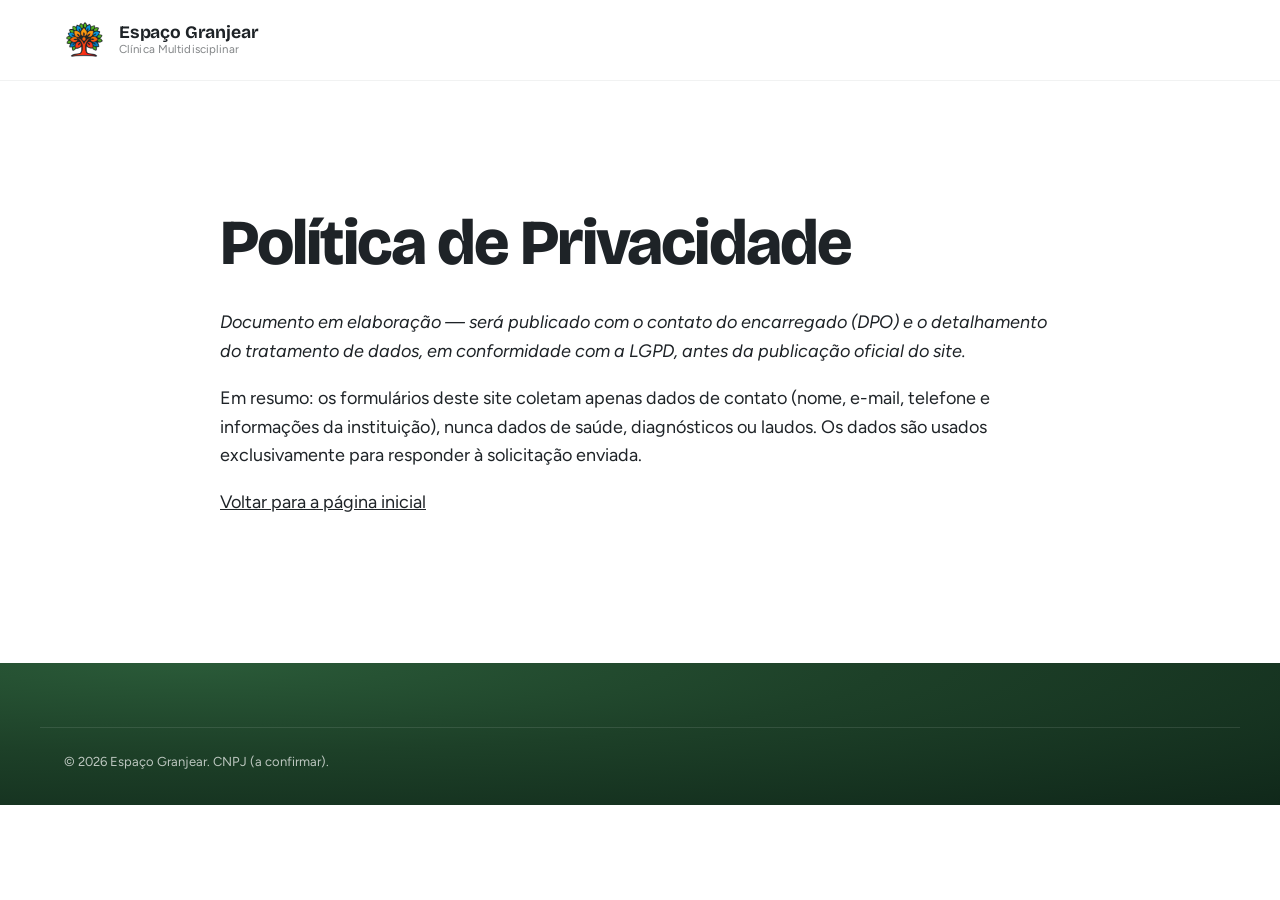
<file: politica-de-privacidade.html>
<!doctype html>
<html lang="pt-BR">
<head>
<meta charset="UTF-8">
<meta name="viewport" content="width=device-width, initial-scale=1.0">
<title>Política de Privacidade | Espaço Granjear</title>
<meta name="description" content="Política de Privacidade do Espaço Granjear: como tratamos os dados de contato enviados pelo site, em conformidade com a LGPD.">
<link rel="canonical" href="https://www.espacogranjear.com.br/politica-de-privacidade.html">
<link rel="icon" href="assets/img/logo-espaco-granjear.png" type="image/png">
<link href="https://fonts.googleapis.com/css2?family=Bricolage+Grotesque:wght@700&family=Figtree:wght@400;500;600&display=swap" rel="stylesheet">
<link rel="stylesheet" href="css/style.css">
</head>
<body>
<header class="site-header">
  <div class="container">
    <a href="index.html" class="brand">
      <img src="assets/img/logo-espaco-granjear.png" alt="Espaço Granjear">
      <span class="brand-name"><strong>Espaço Granjear</strong><span>Clínica Multidisciplinar</span></span>
    </a>
  </div>
</header>
<main class="section container text-measure">
  <h1>Política de Privacidade</h1>
  <p><em>Documento em elaboração — será publicado com o contato do encarregado (DPO) e o detalhamento do tratamento de dados, em conformidade com a LGPD, antes da publicação oficial do site.</em></p>
  <p>Em resumo: os formulários deste site coletam apenas dados de contato (nome, e-mail, telefone e informações da instituição), nunca dados de saúde, diagnósticos ou laudos. Os dados são usados exclusivamente para responder à solicitação enviada.</p>
  <p><a href="index.html">Voltar para a página inicial</a></p>
</main>
<footer class="site-footer section--night">
  <div class="container footer-bottom">
    <span>© 2026 Espaço Granjear. CNPJ (a confirmar).</span>
  </div>
</footer>
</body>
</html>
</file>
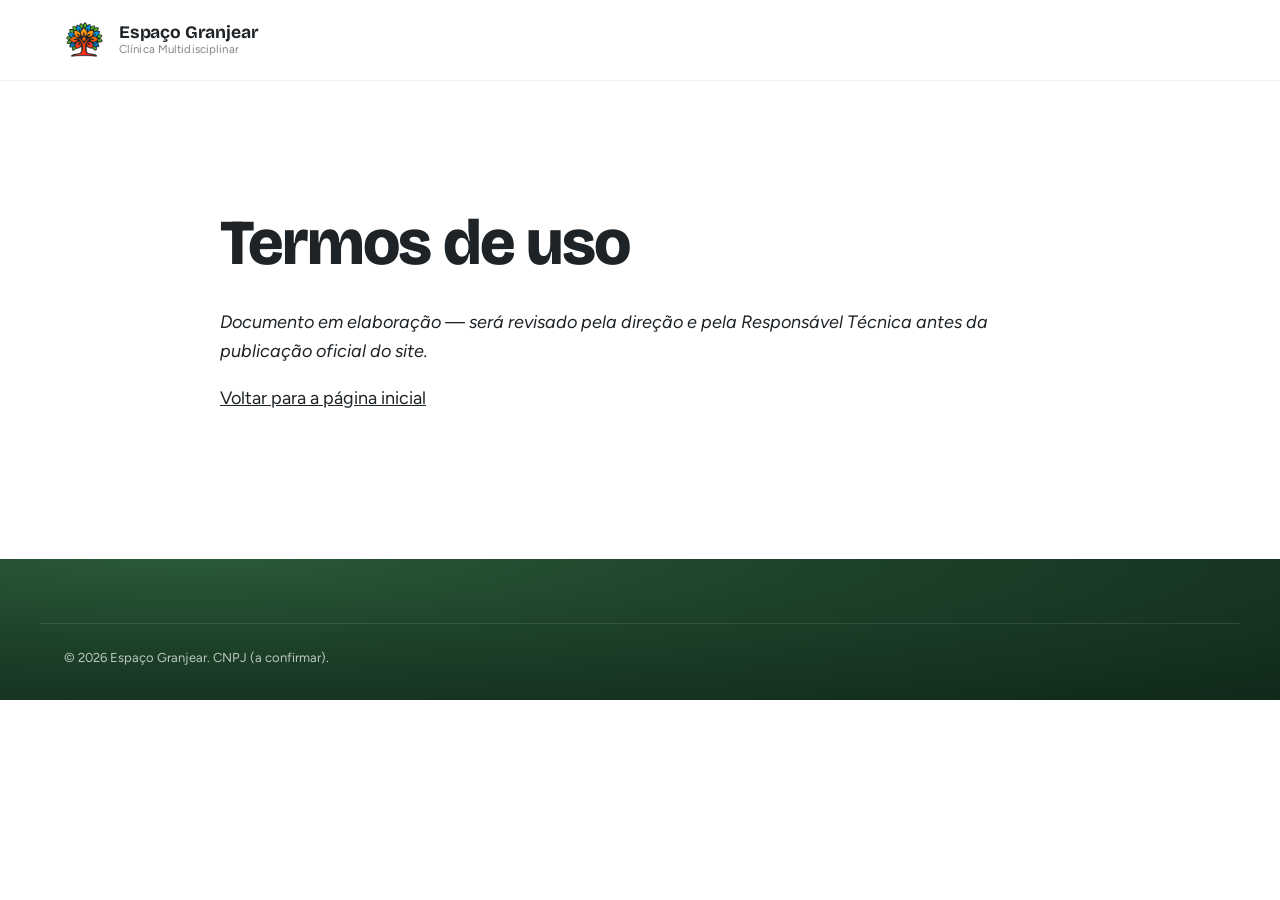
<file: termos-de-uso.html>
<!doctype html>
<html lang="pt-BR">
<head>
<meta charset="UTF-8">
<meta name="viewport" content="width=device-width, initial-scale=1.0">
<title>Termos de Uso | Espaço Granjear</title>
<meta name="description" content="Termos de Uso do site do Espaço Granjear, clínica multidisciplinar em Duque de Caxias e Rio de Janeiro.">
<link rel="canonical" href="https://www.espacogranjear.com.br/termos-de-uso.html">
<link rel="icon" href="assets/img/logo-espaco-granjear.png" type="image/png">
<link href="https://fonts.googleapis.com/css2?family=Bricolage+Grotesque:wght@700&family=Figtree:wght@400;500;600&display=swap" rel="stylesheet">
<link rel="stylesheet" href="css/style.css">
</head>
<body>
<header class="site-header">
  <div class="container">
    <a href="index.html" class="brand">
      <img src="assets/img/logo-espaco-granjear.png" alt="Espaço Granjear">
      <span class="brand-name"><strong>Espaço Granjear</strong><span>Clínica Multidisciplinar</span></span>
    </a>
  </div>
</header>
<main class="section container text-measure">
  <h1>Termos de uso</h1>
  <p><em>Documento em elaboração — será revisado pela direção e pela Responsável Técnica antes da publicação oficial do site.</em></p>
  <p><a href="index.html">Voltar para a página inicial</a></p>
</main>
<footer class="site-footer section--night">
  <div class="container footer-bottom">
    <span>© 2026 Espaço Granjear. CNPJ (a confirmar).</span>
  </div>
</footer>
</body>
</html>
</file>
<file: css/style.css>
/* ==========================================================================
   Espaço Granjear — Design tokens
   ========================================================================== */
:root {
  --leaf-green: #55B023;
  --leaf-green-dark: #2E7D14;
  --leaf-blue: #078CD0;
  --leaf-blue-dark: #05679A;
  --leaf-sun: #FA9512;
  --leaf-orange: #F96710;
  --trunk: #F93717;
  --trunk-dark: #C8330F;
  --ink: #1E2327;
  --night: #15321F;
  --mist: #F2F8FB;
  --white: #FFFFFF;

  --font-display: "Bricolage Grotesque", system-ui, sans-serif;
  --font-body: "Figtree", system-ui, sans-serif;

  --radius-card: 24px;
  --radius-input: 12px;
  --radius-pill: 999px;
  --leaf-shape: 0 100% 0 100%;

  --section-y: clamp(72px, 10vw, 128px);
  --container: 1200px;

  /* Sombras */
  --shadow-sm: 0 2px 8px -2px rgba(30,35,39,0.08);
  --shadow-card: 0 4px 16px -4px rgba(30,35,39,0.08), 0 1px 3px rgba(30,35,39,0.06);
  --shadow-card-hover: 0 16px 36px -12px rgba(30,35,39,0.18), 0 2px 6px rgba(30,35,39,0.06);
  --shadow-btn-orange: 0 10px 24px -8px rgba(249,103,16,0.45);
  --shadow-btn-blue: 0 10px 24px -8px rgba(5,103,154,0.4);

  /* Gradientes */
  --grad-warm: linear-gradient(135deg, #FFF6E9 0%, #FFEFDD 45%, #EAF7FF 100%);
  --grad-orange: linear-gradient(135deg, #FF8A2E 0%, #F96710 100%);
  --grad-blue: linear-gradient(135deg, #0AA0E8 0%, #05679A 100%);
  --grad-night: radial-gradient(120% 140% at 15% 0%, #2A5A38 0%, #1D4028 45%, #10281A 100%);
}

/* ==========================================================================
   Reset
   ========================================================================== */
*, *::before, *::after { box-sizing: border-box; }
html { scroll-behavior: smooth; background: var(--white); }
@media (prefers-reduced-motion: reduce) {
  html { scroll-behavior: auto; }
  *, *::before, *::after { animation-duration: 0.01ms !important; animation-iteration-count: 1 !important; transition-duration: 0.01ms !important; scroll-behavior: auto !important; }
}
body {
  margin: 0;
  font-family: var(--font-body);
  color: var(--ink);
  background: var(--white);
  -webkit-font-smoothing: antialiased;
  line-height: 1.6;
  font-size: 18px;
}
img { max-width: 100%; display: block; }
a { color: inherit; }
button { font-family: inherit; cursor: pointer; }
h1, h2, h3, h4 { font-family: var(--font-display); margin: 0 0 0.5em; font-weight: 700; letter-spacing: -0.02em; color: var(--ink); }
h1 { font-weight: 800; letter-spacing: -0.03em; }
p { margin: 0 0 1em; }
ul { margin: 0; padding: 0; list-style: none; }

a:focus-visible,
button:focus-visible,
input:focus-visible,
select:focus-visible,
textarea:focus-visible,
summary:focus-visible {
  outline: 3px solid var(--leaf-blue);
  outline-offset: 3px;
}

.container {
  max-width: var(--container);
  margin: 0 auto;
  padding: 0 24px;
}

.section {
  padding: var(--section-y) 0;
}
.section--mist { background: var(--mist); }
.section--night { background: var(--grad-night); color: var(--white); }
.section--night .eyebrow { color: var(--leaf-sun); }
.section--night h2, .section--night h3 { color: var(--white); }

.section-head { max-width: 720px; margin-bottom: 48px; }
.section-head h2 { font-size: clamp(30px, 4vw, 44px); line-height: 1.15; }
.section-head p { font-size: 18px; opacity: 0.75; }

.kicker {
  display: inline-flex;
  align-items: center;
  gap: 8px;
  font-family: var(--font-body);
  font-weight: 700;
  font-size: 13px;
  letter-spacing: 0.02em;
  color: var(--leaf-blue-dark);
  margin-bottom: 14px;
}
.kicker::before {
  content: "";
  width: 14px; height: 14px;
  border-radius: var(--leaf-shape);
  border: 2px solid var(--ink);
  background: var(--leaf-sun);
  flex-shrink: 0;
}

h1 { font-size: clamp(38px, 6vw, 64px); line-height: 1.05; }
h2 { font-size: clamp(30px, 4vw, 44px); line-height: 1.15; }
h3 { font-size: clamp(20px, 2.5vw, 24px); line-height: 1.25; }
small, .small { font-size: 15px; line-height: 1.5; }

.text-measure { max-width: 70ch; }

/* ==========================================================================
   Buttons
   ========================================================================== */
.btn {
  display: inline-flex;
  align-items: center;
  gap: 8px;
  padding: 15px 30px;
  border-radius: var(--radius-pill);
  font-family: var(--font-body);
  font-weight: 600;
  font-size: 15.5px;
  letter-spacing: -0.005em;
  text-decoration: none;
  border: 1.5px solid transparent;
  white-space: nowrap;
  transition: transform 0.18s cubic-bezier(.2,.7,.3,1), box-shadow 0.18s ease, background 0.18s ease, border-color 0.18s ease;
  min-height: 44px;
}
.btn:hover { transform: translateY(-2px); }
.btn:active { transform: translateY(0); }
.btn-primary { background: var(--grad-orange); color: var(--ink); box-shadow: var(--shadow-btn-orange); }
.btn-primary:hover { box-shadow: 0 16px 32px -10px rgba(249,103,16,0.55); }
.btn-secondary { background: var(--grad-blue); color: var(--white); box-shadow: var(--shadow-btn-blue); }
.btn-secondary:hover { box-shadow: 0 16px 32px -10px rgba(5,103,154,0.5); }
.btn-tertiary { background: var(--white); border-color: rgba(30,35,39,0.18); color: var(--ink); box-shadow: var(--shadow-sm); }
.btn-tertiary:hover { border-color: var(--ink); box-shadow: var(--shadow-card); }
.btn-on-dark { background: var(--leaf-sun); color: var(--ink); box-shadow: 0 10px 24px -8px rgba(250,149,18,0.35); }
.btn-on-dark:hover { box-shadow: 0 16px 32px -10px rgba(250,149,18,0.5); }
.btn--sm { padding: 11px 22px; font-size: 14.5px; min-height: 40px; }

/* ==========================================================================
   Leaf shape
   ========================================================================== */
.leaf {
  border-radius: var(--leaf-shape);
  border: 3px solid var(--ink);
  display: inline-flex;
  align-items: center;
  justify-content: center;
}

/* ==========================================================================
   Header
   ========================================================================== */
.site-header {
  position: sticky;
  top: 0;
  z-index: 100;
  background: rgba(255,255,255,0.85);
  backdrop-filter: blur(14px) saturate(1.4);
  -webkit-backdrop-filter: blur(14px) saturate(1.4);
  border-bottom: 1px solid rgba(30,35,39,0.06);
  transition: box-shadow 0.2s ease;
}
.site-header.is-scrolled { box-shadow: 0 8px 24px -16px rgba(30,35,39,0.25); }
.site-header .container {
  display: flex;
  align-items: center;
  justify-content: space-between;
  height: 80px;
}
.brand { display: flex; align-items: center; gap: 13px; text-decoration: none; }
.brand img { width: 42px; height: 42px; }
.brand-name { display: flex; flex-direction: column; line-height: 1.15; }
.brand-name strong { font-family: var(--font-display); font-weight: 700; font-size: 17.5px; letter-spacing: -0.01em; }
.brand-name span { font-size: 11.5px; color: var(--ink); opacity: 0.55; letter-spacing: 0.01em; }

.nav-links {
  display: flex;
  gap: 36px;
  list-style: none;
  margin: 0;
  padding: 0;
}
.nav-links a {
  text-decoration: none;
  font-weight: 500;
  font-size: 14.5px;
  letter-spacing: 0.005em;
  color: var(--ink);
  opacity: 0.75;
  padding: 8px 0;
  border-bottom: 2px solid transparent;
  transition: opacity 0.15s ease, border-color 0.15s ease;
}
.nav-links a:hover { opacity: 1; border-color: var(--leaf-orange); }

.header-actions { display: flex; align-items: center; gap: 16px; }
.hamburger {
  display: none;
  background: transparent;
  border: none;
  width: 44px;
  height: 44px;
  align-items: center;
  justify-content: center;
}
.hamburger span, .hamburger span::before, .hamburger span::after {
  display: block;
  width: 24px;
  height: 2px;
  background: var(--ink);
  position: relative;
  transition: transform 0.2s ease, opacity 0.2s ease;
}
.hamburger span::before, .hamburger span::after { content: ""; position: absolute; left: 0; }
.hamburger span::before { top: -7px; }
.hamburger span::after { top: 7px; }
.hamburger[aria-expanded="true"] span { background: transparent; }
.hamburger[aria-expanded="true"] span::before { transform: rotate(45deg); top: 0; }
.hamburger[aria-expanded="true"] span::after { transform: rotate(-45deg); top: 0; }

.mobile-nav {
  display: none;
  position: fixed;
  inset: 76px 0 0 0;
  background: var(--white);
  z-index: 99;
  padding: 24px;
  overflow-y: auto;
}
.mobile-nav.is-open { display: block; }
.mobile-nav ul { display: flex; flex-direction: column; gap: 4px; }
.mobile-nav a {
  display: block;
  padding: 16px 4px;
  font-size: 18px;
  font-weight: 600;
  text-decoration: none;
  border-bottom: 1px solid rgba(30,35,39,0.08);
}
.mobile-nav .btn { margin-top: 24px; width: 100%; justify-content: center; }

/* ==========================================================================
   Hero
   ========================================================================== */
.hero {
  padding-top: clamp(56px, 9vw, 104px);
  padding-bottom: clamp(56px, 9vw, 104px);
  overflow: hidden;
  position: relative;
  background: var(--grad-warm);
}
.hero .container {
  display: grid;
  grid-template-columns: 1.1fr 0.9fr;
  gap: 48px;
  align-items: center;
  position: relative;
  z-index: 1;
}
.hero-copy p.lead { font-size: 19px; line-height: 1.65; opacity: 0.72; max-width: 46ch; }
.hero-ctas { display: flex; flex-wrap: wrap; gap: 16px; margin: 34px 0 28px; }
.hero-units {
  display: flex;
  flex-wrap: wrap;
  gap: 8px 20px;
  font-size: 14px;
  font-weight: 500;
  opacity: 0.55;
  letter-spacing: 0.01em;
}
.hero-units span::after { content: "·"; margin-left: 20px; opacity: 0.6; }
.hero-units span:last-child::after { content: none; }

.hero-visual { display: flex; align-items: center; justify-content: center; position: relative; }
.hero-visual::before {
  content: "";
  position: absolute;
  width: 420px; height: 420px;
  background: radial-gradient(circle, rgba(250,149,18,0.18) 0%, rgba(85,176,35,0.10) 45%, rgba(255,255,255,0) 72%);
  filter: blur(4px);
  z-index: 0;
}
.tree-crown { width: 100%; max-width: 420px; height: auto; position: relative; z-index: 1; }

.tree-crown--photo {
  filter: drop-shadow(0 24px 48px rgba(30,35,39,0.16)) drop-shadow(0 4px 12px rgba(85,176,35,0.18));
  opacity: 0;
  transform: scale(0.88) translateY(14px);
  animation:
    treeReveal 0.9s cubic-bezier(0.22, 1, 0.36, 1) forwards,
    treeFloat 6s ease-in-out 0.9s infinite;
}
@keyframes treeReveal {
  to { opacity: 1; transform: scale(1) translateY(0); }
}
@keyframes treeFloat {
  0%, 100% { transform: translateY(0); }
  50% { transform: translateY(-10px); }
}
@media (prefers-reduced-motion: reduce) {
  .tree-crown--photo { opacity: 1; transform: none; animation: none; }
}

@media (max-width: 1024px) {
  .hero .container { grid-template-columns: 1fr; }
  .hero-visual { order: -1; max-width: 280px; margin: 0 auto; }
}

/* ==========================================================================
   Para quem — chips
   ========================================================================== */
.condition-chips {
  display: flex;
  flex-wrap: wrap;
  gap: 12px;
  margin: 32px 0 48px;
}
.chip {
  display: inline-flex;
  align-items: center;
  gap: 9px;
  padding: 11px 20px 11px 16px;
  background: var(--white);
  border: 1px solid rgba(30,35,39,0.08);
  border-radius: var(--radius-pill);
  font-size: 14.5px;
  font-weight: 500;
  color: var(--ink);
  box-shadow: var(--shadow-sm);
  transition: box-shadow 0.15s ease, transform 0.15s ease;
}
.chip:hover { box-shadow: var(--shadow-card); transform: translateY(-1px); }
.chip .dot {
  width: 10px;
  height: 10px;
  border-radius: var(--leaf-shape);
  border: 1.5px solid var(--ink);
  flex-shrink: 0;
}

.age-blocks {
  display: grid;
  grid-template-columns: repeat(3, 1fr);
  gap: 24px;
}
.age-block {
  background: var(--white);
  border-radius: var(--radius-card);
  padding: 32px 28px;
  border: 1px solid rgba(30,35,39,0.06);
  box-shadow: var(--shadow-card);
  transition: box-shadow 0.2s ease, transform 0.2s ease;
}
.age-block:hover { box-shadow: var(--shadow-card-hover); transform: translateY(-3px); }
.age-block h3 { margin-bottom: 8px; font-size: 19px; }
.age-block p { opacity: 0.68; margin: 0; font-size: 15.5px; }
@media (max-width: 768px) {
  .age-blocks { grid-template-columns: 1fr; }
}

/* ==========================================================================
   Especialidades
   ========================================================================== */
.spec-grid {
  display: grid;
  grid-template-columns: repeat(4, 1fr);
  gap: 20px;
}
@media (max-width: 1024px) {
  .spec-grid { grid-template-columns: repeat(2, 1fr); }
}
@media (max-width: 640px) {
  .spec-grid { grid-template-columns: 1fr; }
}

.spec-card {
  background: var(--white);
  border: 1px solid rgba(30,35,39,0.06);
  border-radius: var(--radius-card);
  padding: 0;
  overflow: hidden;
  box-shadow: var(--shadow-card);
  transition: box-shadow 0.2s ease, transform 0.2s ease, border-color 0.2s ease;
}
.spec-card:hover { box-shadow: var(--shadow-card-hover); transform: translateY(-3px); border-color: rgba(30,35,39,0.1); }
.spec-card-trigger {
  width: 100%;
  background: none;
  border: none;
  text-align: left;
  padding: 26px;
  display: flex;
  flex-direction: column;
  gap: 14px;
}
.spec-icon {
  width: 50px;
  height: 50px;
  border-radius: var(--leaf-shape);
  border: 2px solid var(--ink);
  display: flex;
  align-items: center;
  justify-content: center;
  flex-shrink: 0;
  box-shadow: inset 0 -10px 16px -6px rgba(0,0,0,0.12);
}
.spec-icon svg { width: 24px; height: 24px; stroke: var(--ink); }
.spec-card-title { display: flex; align-items: center; justify-content: space-between; gap: 8px; }
.spec-card h3 { margin: 0; font-size: 19px; }
.spec-card .chevron { flex-shrink: 0; opacity: 0.4; transition: transform 0.2s ease; }
.spec-card[data-open="true"] .chevron { transform: rotate(180deg); opacity: 0.8; }
.spec-card p.tagline { margin: 0; font-size: 14.5px; opacity: 0.62; line-height: 1.5; }

.spec-panel {
  max-height: 0;
  overflow: hidden;
  transition: max-height 0.35s ease;
}
.spec-card[data-open="true"] .spec-panel { max-height: 600px; }
.spec-panel-inner {
  padding: 0 26px 26px;
  font-size: 14.5px;
  line-height: 1.6;
  opacity: 0.72;
  border-top: 1px solid rgba(30,35,39,0.07);
  padding-top: 16px;
}

.also-offer {
  margin-top: 40px;
  padding: 30px 32px;
  background: var(--mist);
  border: none;
  border-radius: var(--radius-card);
}
.also-offer h4 { font-family: var(--font-display); font-size: 16px; font-weight: 700; margin-bottom: 12px; letter-spacing: -0.01em; }
.also-offer .tags { display: flex; flex-wrap: wrap; gap: 8px 20px; font-size: 15px; opacity: 0.7; }

/* ==========================================================================
   Como funciona
   ========================================================================== */
.timeline {
  display: grid;
  grid-template-columns: repeat(4, 1fr);
  gap: 24px;
  position: relative;
}
.timeline::before { content: none; }
@media (max-width: 900px) {
  .timeline { grid-template-columns: 1fr; }
  .timeline::before { display: none; }
}
.timeline-step {
  position: relative;
  background: var(--white);
  border-radius: var(--radius-card);
  padding: 28px 24px;
  box-shadow: var(--shadow-card);
  border: 1px solid rgba(30,35,39,0.06);
}
.step-num {
  width: 44px;
  height: 44px;
  border-radius: 50%;
  background: var(--ink);
  color: var(--white);
  font-family: var(--font-display);
  font-weight: 700;
  font-size: 17px;
  display: flex;
  align-items: center;
  justify-content: center;
  margin-bottom: 18px;
  position: relative;
  z-index: 1;
  box-shadow: 0 6px 16px -4px rgba(30,35,39,0.3);
}
.timeline-step:nth-child(1) .step-num { background: var(--leaf-sun); color: var(--ink); }
.timeline-step:nth-child(2) .step-num { background: var(--leaf-blue-dark); }
.timeline-step:nth-child(3) .step-num { background: var(--leaf-green-dark); }
.timeline-step:nth-child(4) .step-num { background: var(--trunk-dark); }
.timeline-step h3 { margin-bottom: 8px; font-size: 19px; }
.timeline-step p { font-size: 15px; opacity: 0.68; margin: 0; line-height: 1.55; }
.timeline-cta { margin-top: 44px; }

/* ==========================================================================
   Diferenciais
   ========================================================================== */
.diff-layout { display: grid; grid-template-columns: 1fr 1fr; gap: 48px; align-items: start; }
@media (max-width: 900px) { .diff-layout { grid-template-columns: 1fr; } }
.diff-list { display: flex; flex-direction: column; gap: 24px; }
.diff-item { display: flex; gap: 16px; }
.diff-item .dot {
  width: 20px; height: 20px; flex-shrink: 0; margin-top: 4px;
  border-radius: var(--leaf-shape); border: 2px solid var(--ink); background: var(--leaf-green);
  box-shadow: 0 3px 8px -2px rgba(30,35,39,0.25);
}
.diff-item:nth-child(2) .dot { background: var(--leaf-blue); }
.diff-item:nth-child(3) .dot { background: var(--leaf-sun); }
.diff-item:nth-child(4) .dot { background: var(--leaf-orange); }
.diff-item:nth-child(5) .dot { background: var(--trunk); }
.diff-item:nth-child(6) .dot { background: var(--leaf-green); }
.diff-item h4 { font-family: var(--font-display); font-weight: 700; font-size: 17px; margin: 0 0 5px; letter-spacing: -0.01em; }
.diff-item p { margin: 0; font-size: 15px; opacity: 0.65; line-height: 1.55; }

.highlight-card {
  background: var(--white);
  border-radius: var(--radius-card);
  padding: 36px;
  border: 1px solid rgba(30,35,39,0.06);
  box-shadow: var(--shadow-card-hover);
}
.highlight-card .badge {
  display: inline-block;
  background: var(--ink);
  color: var(--white);
  font-size: 12.5px;
  font-weight: 700;
  letter-spacing: 0.02em;
  padding: 7px 16px;
  border-radius: var(--radius-pill);
  margin-bottom: 18px;
}
.highlight-card .photo-leaf {
  width: 100%;
  aspect-ratio: 4/3;
  background: var(--mist) center/cover no-repeat;
  border-radius: 0 60px 0 60px;
  border: 3px solid var(--ink);
  margin-bottom: 20px;
  display: flex;
  align-items: center;
  justify-content: center;
  color: rgba(30,35,39,0.35);
  font-size: 14px;
  text-align: center;
  padding: 16px;
}

/* ==========================================================================
   Galeria / marquee (rolagem horizontal contínua)
   ========================================================================== */
.marquee-section { padding-bottom: clamp(56px, 8vw, 96px); overflow: hidden; }

.marquee {
  position: relative;
  width: 100vw;
  margin-left: calc(50% - 50vw);
  overflow: hidden;
  -webkit-mask-image: linear-gradient(to right, transparent 0, black 64px, black calc(100% - 64px), transparent 100%);
  mask-image: linear-gradient(to right, transparent 0, black 64px, black calc(100% - 64px), transparent 100%);
}

.marquee-track {
  display: flex;
  gap: 24px;
  width: max-content;
  padding: 4px 24px 12px;
  animation: marqueeScroll 52s linear infinite;
}
.marquee:hover .marquee-track,
.marquee:focus-within .marquee-track {
  animation-play-state: paused;
}

@keyframes marqueeScroll {
  from { transform: translateX(0); }
  to { transform: translateX(-50%); }
}

.marquee-slide {
  flex: 0 0 auto;
  width: clamp(200px, 22vw, 260px);
  margin: 0;
}
.marquee-photo {
  aspect-ratio: 4/5;
  border-radius: var(--radius-card);
  border: 1px solid rgba(30,35,39,0.08);
  box-shadow: var(--shadow-card);
  display: flex;
  align-items: flex-end;
  padding: 16px;
  transition: box-shadow 0.25s ease, transform 0.25s ease;
}
.marquee-slide:hover .marquee-photo { box-shadow: var(--shadow-card-hover); transform: translateY(-4px); }
.marquee-photo-tag {
  display: inline-flex;
  align-items: center;
  padding: 7px 14px;
  border-radius: var(--radius-pill);
  background: rgba(30,35,39,0.55);
  color: var(--white);
  font-size: 12.5px;
  font-weight: 600;
  letter-spacing: 0.01em;
  backdrop-filter: blur(4px);
}
.marquee-slide figcaption {
  margin-top: 14px;
  font-size: 14.5px;
  font-weight: 600;
  font-family: var(--font-display);
  letter-spacing: -0.01em;
  line-height: 1.35;
  color: var(--ink);
}

@media (prefers-reduced-motion: reduce) {
  .marquee-track { animation: none; }
  .marquee { overflow-x: auto; -webkit-mask-image: none; mask-image: none; }
}

/* ==========================================================================
   Família e escola
   ========================================================================== */
.two-col {
  display: grid;
  grid-template-columns: 1fr 1fr;
  gap: 32px;
}
@media (max-width: 900px) { .two-col { grid-template-columns: 1fr; } }
.fe-card {
  background: var(--white);
  border-radius: var(--radius-card);
  padding: 36px;
  border: 1px solid rgba(30,35,39,0.06);
  box-shadow: var(--shadow-card);
}
.fe-card h3 { font-size: 21px; margin-bottom: 22px; }
.fe-card ul { display: flex; flex-direction: column; gap: 14px; }
.fe-card li { display: flex; gap: 11px; font-size: 15.5px; opacity: 0.78; }
.fe-card li::before {
  content: "";
  width: 8px; height: 8px; margin-top: 8px; flex-shrink: 0;
  border-radius: var(--leaf-shape); border: 1.5px solid var(--ink); background: var(--leaf-green);
}
.fe-card.escola li::before { background: var(--leaf-blue); }

/* ==========================================================================
   Unidades
   ========================================================================== */
.unidades-grid {
  display: grid;
  grid-template-columns: repeat(4, 1fr);
  gap: 20px;
  margin-bottom: 40px;
}
@media (max-width: 1024px) { .unidades-grid { grid-template-columns: repeat(2, 1fr); } }
@media (max-width: 640px) { .unidades-grid { grid-template-columns: 1fr; } }
.unidade-card {
  background: var(--white);
  border-radius: var(--radius-card);
  padding: 26px;
  border: 1px solid rgba(30,35,39,0.06);
  box-shadow: var(--shadow-card);
  display: flex;
  flex-direction: column;
  gap: 6px;
  transition: box-shadow 0.2s ease, transform 0.2s ease;
}
.unidade-card:hover { box-shadow: var(--shadow-card-hover); transform: translateY(-3px); }
.unidade-card h3 { margin-bottom: 4px; font-size: 19px; }
.unidade-card .addr { font-size: 14.5px; opacity: 0.6; min-height: 40px; }
.unidade-card .hours { font-size: 13.5px; opacity: 0.5; margin-bottom: 14px; }
.unidade-card .btn { margin-top: auto; align-self: flex-start; }

.map-note {
  background: var(--mist);
  border-radius: var(--radius-card);
  padding: 44px;
  text-align: center;
  font-size: 14.5px;
  opacity: 0.6;
}

/* ==========================================================================
   Direção
   ========================================================================== */
.founders-grid {
  display: grid;
  grid-template-columns: 1fr 1fr;
  gap: 32px;
}
@media (max-width: 900px) { .founders-grid { grid-template-columns: 1fr; } }
.founder-card {
  background: var(--white);
  border-radius: var(--radius-card);
  padding: 36px;
  border: 1px solid rgba(30,35,39,0.06);
  box-shadow: var(--shadow-card);
  text-align: left;
}
.founder-photo {
  width: 88px;
  height: 88px;
  border-radius: 0 36px 0 36px;
  border: 2px solid var(--ink);
  background: var(--grad-warm);
  display: flex;
  align-items: center;
  justify-content: center;
  font-family: var(--font-display);
  font-weight: 700;
  font-size: 24px;
  color: var(--leaf-blue-dark);
  margin-bottom: 22px;
}
.founder-card h3 { font-size: 21px; margin-bottom: 2px; }
.founder-card .role { color: var(--leaf-blue-dark); font-weight: 600; font-size: 14.5px; margin-bottom: 14px; }
.founder-card .formation { font-size: 15px; opacity: 0.68; margin-bottom: 14px; line-height: 1.6; }
.founder-card .registro { font-size: 13.5px; opacity: 0.5; letter-spacing: 0.01em; }

/* ==========================================================================
   Parcerias (dark)
   ========================================================================== */
.eyebrow {
  display: inline-block;
  font-size: 14px;
  font-weight: 700;
  color: var(--leaf-blue-dark);
  margin-bottom: 12px;
}
.parcerias-grid {
  display: grid;
  grid-template-columns: 1fr 1fr;
  gap: 48px;
  align-items: start;
}
@media (max-width: 1000px) { .parcerias-grid { grid-template-columns: 1fr; } }
.partner-models {
  columns: 2;
  column-gap: 32px;
  margin: 24px 0 32px;
}
@media (max-width: 640px) { .partner-models { columns: 1; } }
.partner-models li {
  break-inside: avoid;
  display: flex;
  gap: 10px;
  margin-bottom: 14px;
  font-size: 15px;
}
.partner-models li::before {
  content: "";
  width: 8px; height: 8px; margin-top: 7px; flex-shrink: 0;
  border-radius: var(--leaf-shape); border: 1.5px solid var(--white); background: var(--leaf-sun);
}
.impact-strip {
  display: flex;
  flex-wrap: wrap;
  gap: 10px 14px;
  margin: 28px 0 36px;
  font-size: 14px;
  opacity: 0.85;
}
.impact-strip span { padding: 9px 18px; background: rgba(255,255,255,0.06); border: 1px solid rgba(255,255,255,0.1); border-radius: var(--radius-pill); }

.stats-row {
  display: grid;
  grid-template-columns: repeat(4, 1fr);
  gap: 16px;
  margin-bottom: 36px;
}
@media (max-width: 640px) { .stats-row { grid-template-columns: repeat(2, 1fr); } }
.stat-box {
  background: rgba(255,255,255,0.04);
  border: 1px solid rgba(255,255,255,0.1);
  border-radius: var(--radius-card);
  padding: 22px 16px;
  text-align: center;
}
.stat-box .num { font-family: var(--font-display); font-size: 30px; font-weight: 800; color: var(--leaf-sun); letter-spacing: -0.02em; }
.stat-box .label { font-size: 12.5px; opacity: 0.55; margin-top: 6px; letter-spacing: 0.01em; }

.parceria-actions { display: flex; flex-wrap: wrap; gap: 16px; margin-bottom: 8px; }
.btn-outline-light { background: transparent; border: 2px solid var(--white); color: var(--white); }
.btn-outline-light:hover { background: rgba(255,255,255,0.1); }

.partner-form {
  background: var(--white);
  color: var(--ink);
  border-radius: var(--radius-card);
  padding: 36px;
  box-shadow: 0 30px 60px -20px rgba(0,0,0,0.35);
}
.partner-form h3 { margin-bottom: 22px; font-size: 21px; }
.form-row { display: grid; grid-template-columns: 1fr 1fr; gap: 16px; }
@media (max-width: 560px) { .form-row { grid-template-columns: 1fr; } }
.field { margin-bottom: 16px; }
.field label { display: block; font-size: 13.5px; font-weight: 600; margin-bottom: 7px; opacity: 0.75; }
.field input, .field select, .field textarea {
  width: 100%;
  padding: 13px 14px;
  border-radius: var(--radius-input);
  border: 1.5px solid rgba(30,35,39,0.12);
  background: var(--mist);
  font-family: var(--font-body);
  font-size: 15px;
  color: var(--ink);
  transition: border-color 0.15s ease, background 0.15s ease;
}
.field input:hover, .field select:hover, .field textarea:hover { border-color: rgba(30,35,39,0.22); }
.field input:focus, .field select:focus, .field textarea:focus { background: var(--white); border-color: var(--leaf-blue); }
.field textarea { resize: vertical; min-height: 96px; }
.field-checkbox { display: flex; align-items: flex-start; gap: 10px; font-size: 14px; margin-bottom: 20px; }
.field-checkbox input { width: 18px; height: 18px; margin-top: 2px; flex-shrink: 0; }
.form-msg { margin-top: 16px; padding: 14px 16px; border-radius: var(--radius-input); background: var(--mist); font-size: 15px; display: none; }
.form-msg.is-visible { display: block; }

/* ==========================================================================
   FAQ
   ========================================================================== */
.faq-list { display: flex; flex-direction: column; gap: 12px; max-width: 820px; }
.faq-item {
  background: var(--white);
  border: 1px solid rgba(30,35,39,0.06);
  border-radius: 16px;
  overflow: hidden;
  box-shadow: var(--shadow-sm);
  transition: box-shadow 0.2s ease;
}
.faq-item[open] { box-shadow: var(--shadow-card); }
.faq-item summary {
  padding: 22px 26px;
  font-weight: 600;
  font-size: 16.5px;
  font-family: var(--font-display);
  letter-spacing: -0.01em;
  cursor: pointer;
  list-style: none;
  display: flex;
  align-items: center;
  justify-content: space-between;
  gap: 16px;
}
.faq-item summary::-webkit-details-marker { display: none; }
.faq-item summary .icon {
  flex-shrink: 0;
  width: 26px; height: 26px;
  display: flex; align-items: center; justify-content: center;
  border-radius: 50%;
  background: var(--mist);
  font-weight: 500;
  transition: transform 0.25s ease, background 0.2s ease;
}
.faq-item[open] summary .icon { transform: rotate(45deg); background: var(--leaf-sun); }
.faq-item .faq-body { padding: 0 26px 24px; font-size: 15.5px; line-height: 1.6; opacity: 0.68; }

/* ==========================================================================
   CTA final
   ========================================================================== */
.cta-final {
  text-align: center;
  position: relative;
  overflow: hidden;
  background: var(--grad-warm);
}
.cta-final .container { max-width: 640px; position: relative; z-index: 1; }
.cta-final .bg-leaf {
  position: absolute;
  top: 50%; left: 50%;
  transform: translate(-50%, -50%);
  width: 480px;
  opacity: 0.08;
  z-index: 0;
}
.cta-final .btn { margin-top: 8px; }
.cta-final p { opacity: 0.65; font-size: 17px; }

/* ==========================================================================
   Footer
   ========================================================================== */
.site-footer { padding: 64px 0 32px; }
.footer-top {
  display: grid;
  grid-template-columns: 1.3fr 1fr 1fr;
  gap: 40px;
  margin-bottom: 40px;
}
@media (max-width: 900px) { .footer-top { grid-template-columns: 1fr; } }
.footer-brand { display: flex; align-items: center; gap: 12px; margin-bottom: 16px; }
.footer-brand img { width: 40px; height: 40px; }
.footer-brand strong { font-family: var(--font-display); font-size: 18px; }
.site-footer .tagline { font-size: 14.5px; opacity: 0.55; max-width: 32ch; line-height: 1.6; }
.site-footer h4 { font-family: var(--font-body); font-size: 13.5px; font-weight: 700; letter-spacing: 0.03em; text-transform: uppercase; margin-bottom: 18px; opacity: 0.5; color: var(--white); }
.footer-list { display: flex; flex-direction: column; gap: 10px; font-size: 15px; opacity: 0.85; }
.footer-list a { text-decoration: none; }
.footer-list a:hover { text-decoration: underline; }
.footer-bottom {
  border-top: 1px solid rgba(255,255,255,0.15);
  padding-top: 24px;
  display: flex;
  flex-wrap: wrap;
  gap: 12px 24px;
  justify-content: space-between;
  align-items: center;
  font-size: 13px;
  opacity: 0.7;
}
.footer-bottom .rt { opacity: 0.9; }
.footer-legal { display: flex; gap: 20px; }
.footer-legal a { text-decoration: none; }
.footer-legal a:hover { text-decoration: underline; }

/* ==========================================================================
   Botão flutuante WhatsApp
   ========================================================================== */
.wa-float {
  position: fixed;
  bottom: 24px;
  right: 24px;
  width: 56px;
  height: 56px;
  border-radius: 50%;
  background: #25D366;
  display: flex;
  align-items: center;
  justify-content: center;
  box-shadow: 0 8px 24px -6px rgba(0,0,0,0.35);
  z-index: 200;
  text-decoration: none;
  transition: transform 0.15s ease;
}
.wa-float:hover { transform: scale(1.06); }
.wa-float svg { width: 28px; height: 28px; fill: var(--white); }

/* ==========================================================================
   Utilities
   ========================================================================== */
.mt-0 { margin-top: 0; }
.visually-hidden {
  position: absolute; width: 1px; height: 1px; padding: 0; margin: -1px;
  overflow: hidden; clip: rect(0,0,0,0); white-space: nowrap; border: 0;
}
.skip-link {
  position: absolute;
  left: -999px;
  top: 0;
  background: var(--ink);
  color: var(--white);
  padding: 12px 20px;
  z-index: 1000;
  border-radius: 0 0 8px 0;
}
.skip-link:focus { left: 0; }

@media (max-width: 900px) {
  .nav-links { display: none; }
  .header-actions .btn.btn-primary.header-only { display: none; }
  .hamburger { display: flex; }
}


/* ==========================================================================
   Prova social — hero, indicadores e gráfico de crescimento
   ========================================================================== */
.sr-only {
  position: absolute; width: 1px; height: 1px; padding: 0; margin: -1px;
  overflow: hidden; clip: rect(0 0 0 0); white-space: nowrap; border: 0;
}

/* Prova no hero */
.hero-proof {
  display: flex; flex-wrap: wrap; gap: 28px;
  margin: 28px 0 20px; padding: 18px 0;
  border-top: 1px solid rgba(30,35,39,0.1);
  border-bottom: 1px solid rgba(30,35,39,0.1);
}
.hero-proof li { font-size: 0.95rem; color: rgba(30,35,39,0.7); line-height: 1.35; }
.hero-proof strong {
  display: block; font-family: var(--font-display); font-weight: 800;
  font-size: 1.75rem; color: var(--leaf-orange); letter-spacing: -0.02em;
  font-variant-numeric: tabular-nums;
}

/* Indicadores na seção de parcerias */
.stats-row .num[data-count] { font-variant-numeric: tabular-nums; }
.stats-note {
  margin: 12px 0 0; font-size: 0.85rem;
  color: rgba(255,255,255,0.78);
}

/* Seção de crescimento */
.growth-layout {
  display: grid; grid-template-columns: 1.5fr 1fr;
  gap: 24px; align-items: start;
}
.growth-chart-card,
.growth-highlight,
.growth-table {
  background: var(--white);
  border-radius: var(--radius-card);
  box-shadow: var(--shadow-card);
}
.growth-chart-card { padding: 28px; }
.growth-chart-head { margin-bottom: 28px; }
.growth-chart-head strong {
  display: block; font-family: var(--font-display); font-weight: 700;
  font-size: 1.05rem; margin-bottom: 4px;
}
.growth-chart-head span { font-size: 0.92rem; color: rgba(30,35,39,0.65); }

.growth-chart {
  display: grid; grid-auto-flow: column; grid-auto-columns: 1fr;
  align-items: end; gap: 10px; height: 240px;
  border-bottom: 2px solid rgba(30,35,39,0.08); padding-bottom: 8px;
}
.growth-chart li {
  display: flex; flex-direction: column; justify-content: flex-end;
  height: 100%; min-height: 0; text-align: center; gap: 8px;
}
.growth-chart .g-val,
.growth-chart .g-lbl { flex: none; }
.growth-chart .g-val {
  font-family: var(--font-display); font-weight: 700; font-size: 0.82rem;
  color: var(--ink); font-variant-numeric: tabular-nums;
}
.growth-chart .g-lbl { font-size: 0.8rem; color: rgba(30,35,39,0.6); }
.growth-chart .g-bar {
  width: 100%; height: 0; border-radius: 10px 10px 4px 4px;
  background: var(--grad-blue);
  transition: height 0.9s cubic-bezier(0.22,0.61,0.36,1);
  transition-delay: calc(var(--i, 0) * 70ms);
}
.growth-chart li:last-child .g-bar { background: var(--grad-orange); }

.growth-side { display: grid; gap: 20px; }
.growth-highlight { padding: 24px; text-align: center; }
.growth-highlight strong {
  display: block; font-family: var(--font-display); font-weight: 800;
  font-size: 2.6rem; line-height: 1; color: var(--leaf-blue-dark);
  letter-spacing: -0.03em; font-variant-numeric: tabular-nums;
}
.growth-highlight span {
  display: block; margin-top: 8px; font-size: 0.9rem;
  color: rgba(30,35,39,0.65); line-height: 1.4;
}

.growth-table { width: 100%; border-collapse: collapse; overflow: hidden; }
.growth-table th,
.growth-table td {
  padding: 11px 16px; font-size: 0.9rem; text-align: right;
  border-bottom: 1px solid rgba(30,35,39,0.07);
}
.growth-table thead th {
  font-family: var(--font-display); font-size: 0.72rem; font-weight: 700;
  letter-spacing: 0.08em; text-transform: uppercase;
  color: rgba(30,35,39,0.55); background: var(--mist);
}
.growth-table th[scope="row"] { text-align: left; font-weight: 500; }
.growth-table td { color: rgba(30,35,39,0.7); font-variant-numeric: tabular-nums; }
.growth-table tbody tr:hover { background: rgba(7,140,208,0.04); }
.growth-table tfoot th,
.growth-table tfoot td {
  font-family: var(--font-display); font-weight: 700;
  color: var(--leaf-blue-dark); background: var(--mist); border-bottom: 0;
}

/* Tag nas unidades */
.unit-tag {
  display: inline-block; vertical-align: middle; margin-left: 8px;
  font-family: var(--font-body); font-size: 0.68rem; font-weight: 600;
  letter-spacing: 0.06em; text-transform: uppercase;
  color: var(--leaf-orange); background: rgba(249,103,16,0.12);
  border-radius: var(--radius-pill); padding: 3px 10px;
}

@media (max-width: 900px) {
  .growth-layout { grid-template-columns: 1fr; }
}
@media (max-width: 600px) {
  .growth-chart { height: 180px; gap: 5px; }
  .growth-chart .g-val { font-size: 0.68rem; }
  .growth-chart .g-lbl { font-size: 0.7rem; }
  .growth-chart-card { padding: 20px; }
  .hero-proof { gap: 18px; }
  .hero-proof strong { font-size: 1.4rem; }
}
@media (max-width: 380px) {
  .growth-chart .g-val { display: none; }
}

/* Link ativo na navegação */
.nav-links a.is-active {
  color: var(--leaf-blue-dark);
  font-weight: 600;
}
.nav-links a.is-active::after {
  content: ""; display: block; height: 2px; margin-top: 3px;
  border-radius: 2px; background: var(--leaf-orange);
}

.stats-note + .parceria-actions { margin-top: 24px; }

/* ==========================================================================
   Atualizações v3 — fotos reais, depoimentos e pesquisa
   ========================================================================== */

/* Fotos reais na galeria e nos cards */
.marquee-photo {
  width: 100%;
  height: auto;
  object-fit: cover;
  display: block;
  padding: 0;
}
.highlight-card .photo-leaf {
  object-fit: cover;
  display: block;
  padding: 0;
}
.founder-photo {
  object-fit: cover;
  object-position: center top;
  display: block;
  padding: 0;
}

/* Hero — linha de convênios */
.hero-convenios {
  margin-top: 14px;
  font-size: 0.9rem;
  color: rgba(30,35,39,0.6);
  line-height: 1.5;
}

/* Unidades — selos */
.unit-badges {
  margin: 10px 0 16px;
  font-size: 0.82rem;
  color: rgba(30,35,39,0.55);
  line-height: 1.5;
}

/* Parcerias — rede de parceiros */
.partner-network {
  margin: 22px 0 0;
  font-size: 0.95rem;
  line-height: 1.6;
  color: rgba(255,255,255,0.82);
  max-width: 60ch;
}
.parceria-actions { display: flex; flex-wrap: wrap; gap: 12px; margin-top: 24px; }

/* Depoimentos */
.testimonial-grid {
  list-style: none;
  margin: 0;
  padding: 0;
  display: grid;
  grid-template-columns: repeat(auto-fit, minmax(270px, 1fr));
  gap: 22px;
}
.testimonial-card {
  position: relative;
  background: var(--white);
  border: 1px solid rgba(30,35,39,0.08);
  border-radius: var(--radius-card);
  box-shadow: var(--shadow-card);
  padding: 30px 26px 24px;
  display: flex;
  flex-direction: column;
  gap: 16px;
}
.testimonial-card::before {
  content: "";
  position: absolute;
  top: -12px;
  left: 26px;
  width: 26px;
  height: 26px;
  border-radius: 0 100% 0 100%;
  border: 3px solid var(--ink);
  background: var(--leaf-sun);
}
.testimonial-card:nth-child(2)::before { background: var(--leaf-green); }
.testimonial-card:nth-child(3)::before { background: var(--leaf-blue); }
.testimonial-card:nth-child(4)::before { background: var(--leaf-orange); }
.testimonial-card blockquote {
  margin: 0;
  font-size: 1rem;
  line-height: 1.65;
  color: var(--ink);
}
.testimonial-card blockquote::before { content: "\201C"; }
.testimonial-card blockquote::after { content: "\201D"; }
.testimonial-card cite {
  font-style: normal;
  font-size: 0.85rem;
  font-weight: 600;
  color: rgba(30,35,39,0.55);
  margin-top: auto;
}

/* Faixa da pesquisa de satisfação */
.survey-strip {
  margin-top: 36px;
  display: grid;
  grid-template-columns: repeat(auto-fit, minmax(200px, 1fr));
  gap: 20px;
  background: var(--mist);
  border-radius: var(--radius-card);
  padding: 30px 26px;
}
.survey-item { text-align: center; }
.survey-item strong {
  display: block;
  font-family: var(--font-display);
  font-weight: 800;
  font-size: 2.4rem;
  line-height: 1.05;
  letter-spacing: -0.02em;
  color: var(--leaf-green-dark);
  font-variant-numeric: tabular-nums;
}
.survey-item span {
  display: block;
  margin-top: 8px;
  font-size: 0.9rem;
  line-height: 1.45;
  color: rgba(30,35,39,0.65);
}
.survey-note {
  margin: 14px 0 0;
  font-size: 0.82rem;
  color: rgba(30,35,39,0.5);
  text-align: center;
}

/* Foto das fundadoras — enquadramento maior */
.founder-card picture { display: block; }
.founder-photo {
  width: 132px;
  height: 152px;
  border-radius: 0 48px 0 48px;
}
@media (max-width: 600px) { .founder-photo { width: 112px; height: 130px; } }
.founder-card .btn { margin-top: 18px; }
</file>
